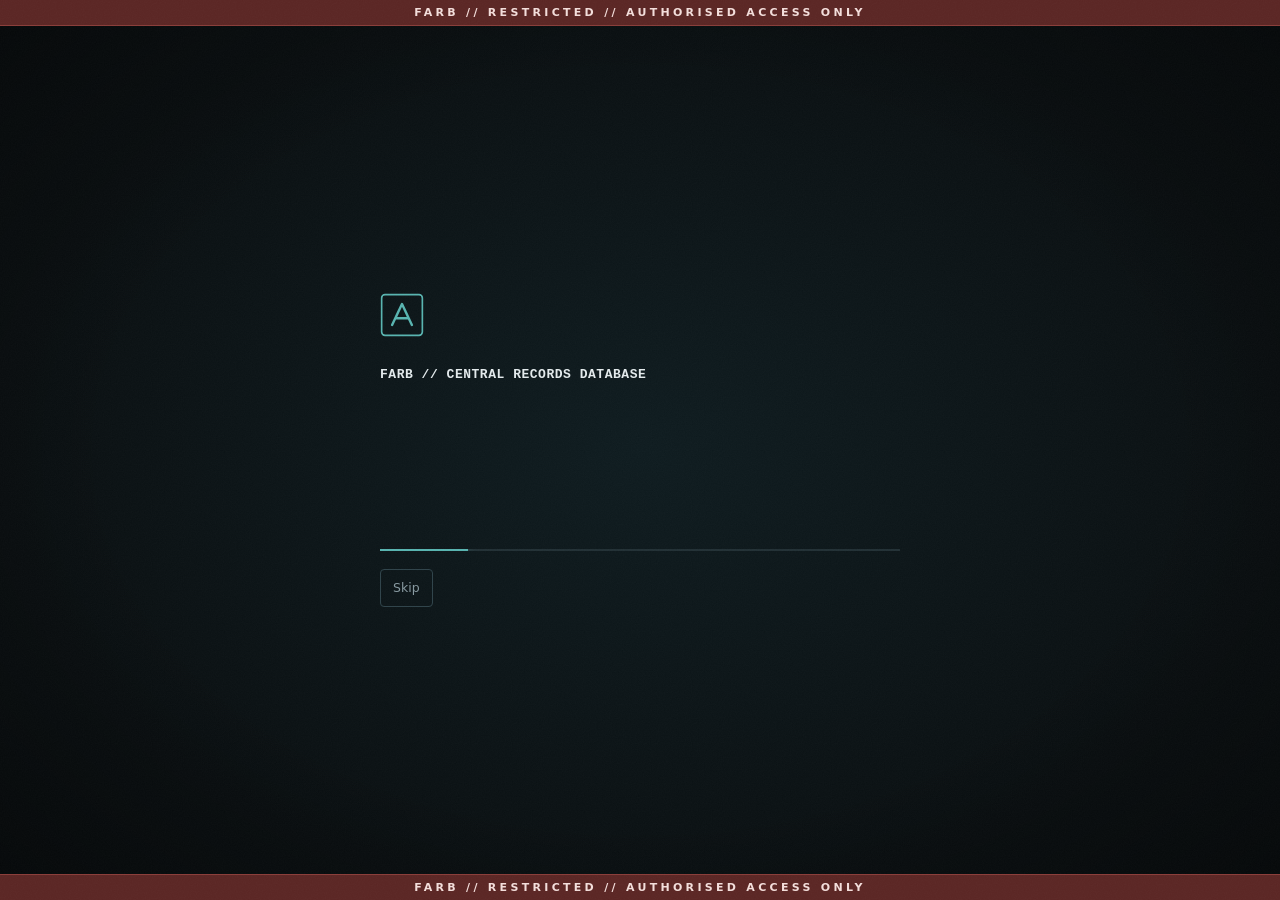
<file: index.html>
<!doctype html>
<html lang="en">
<head>
<meta charset="utf-8">
<meta name="viewport" content="width=device-width, initial-scale=1, viewport-fit=cover">
<meta name="theme-color" content="#0a0f11">
<meta name="description" content="ARCHIVAL — FARB Central Records Database.">
<title>ARCHIVAL — FARB Central Records</title>
<link rel="stylesheet" href="assets/css/archival.css">
<link rel="stylesheet" href="assets/css/archival-fx.css">
<script>
(function(){try{var d=document.documentElement,q=/[?&]boot\b/.test(location.search);
if((q||!sessionStorage.getItem('archival-boot'))&&!matchMedia('(prefers-reduced-motion: reduce)').matches){d.classList.add('booting');setTimeout(function(){d.classList.remove('booting')},15000);}}catch(e){}})();
</script>
</head>
<body>
<div class="cls-bar cls-top" role="note">FARB // RESTRICTED // AUTHORISED ACCESS ONLY</div>
<div class="cls-bar cls-bottom" aria-hidden="true">FARB // RESTRICTED // AUTHORISED ACCESS ONLY</div>
<svg width="0" height="0" style="position:absolute" aria-hidden="true" focusable="false"><defs>
<symbol id="i-mark" viewBox="0 0 40 40"><rect x="1.5" y="1.5" width="37" height="37" rx="3" fill="none" stroke="currentColor" stroke-width="1.5"/><path d="M11 29 20 10l9 19M14.5 23h11" fill="none" stroke="currentColor" stroke-width="2.2" stroke-linecap="round" stroke-linejoin="round"/></symbol>
<symbol id="i-archive" viewBox="0 0 24 24"><path d="M3 7h18v13H3z"/><path d="M3 7l2-4h14l2 4"/><path d="M10 12h4"/></symbol>
<symbol id="i-doc" viewBox="0 0 24 24"><path d="M6 3h8l4 4v14H6z"/><path d="M14 3v4h4"/><path d="M9 12h6M9 16h6"/></symbol>
<symbol id="i-audio" viewBox="0 0 24 24"><path d="M3 12h2M7.5 8v8M12 4.5v15M16.5 8v8M21 12h-2"/></symbol>
<symbol id="i-image" viewBox="0 0 24 24"><rect x="3" y="5" width="18" height="14" rx="1"/><circle cx="9" cy="10" r="1.6"/><path d="M3 17l5-4 4 3 3-2 6 4"/></symbol>
<symbol id="i-search" viewBox="0 0 24 24"><circle cx="11" cy="11" r="6"/><path d="M16 16l5 5"/></symbol>
<symbol id="i-open" viewBox="0 0 24 24"><path d="M9 5h10v10"/><path d="M19 5 8 16"/></symbol>
<symbol id="i-go" viewBox="0 0 24 24"><path d="M5 12h14M13 6l6 6-6 6"/></symbol>
</defs></svg>
<div class="boot" id="boot" role="status" aria-live="polite" aria-label="ARCHIVAL is starting">
<div class="boot-inner">
<svg class="boot-mark" aria-hidden="true"><use href="#i-mark"/></svg>
<div class="boot-log" id="bootLog"></div>
<div class="boot-bar" aria-hidden="true"><span id="bootBar"></span></div>
<button class="boot-skip" id="bootSkip" type="button">Skip</button>
</div>
</div>
<div class="shell">
<aside class="rail">
<a class="brand" href="./" aria-label="ARCHIVAL home">
<svg class="brand-mark" aria-hidden="true"><use href="#i-mark"/></svg>
<span><span class="brand-name">ARCHIVAL</span><span class="brand-sub" style="display:block">FARB // CENTRAL RECORDS DATABASE</span></span>
</a>
<nav class="nav" aria-label="Archive collections">
<p class="nav-label">Collections</p>
<a href="./" aria-current="page"><svg class="icon" aria-hidden="true"><use href="#i-archive"/></svg><span>Central archive</span><span></span></a>
<a href="documents/"><svg class="icon" aria-hidden="true"><use href="#i-doc"/></svg><span>Written records</span><span class="code">DOC-001</span></a>
<a href="audio/"><svg class="icon" aria-hidden="true"><use href="#i-audio"/></svg><span>Audio transmissions</span><span class="code">AUD-001</span></a>
<a href="visual/"><svg class="icon" aria-hidden="true"><use href="#i-image"/></svg><span>Visual evidence</span><span class="code">VIS-001</span></a>
</nav>
<div class="rail-foot">
<div class="chip" data-archid-chip><span class="dot"></span><span><span data-archid-label>Connecting</span><small>ARCHID device identity</small></span></div>
</div>
</aside>
<div class="stage">
<div class="banner"><span class="hide-sm">FARB records division</span><span class="status"><span class="dot"></span>ARCHIVE SYSTEM ONLINE</span></div>
<main class="main home" id="main">
<nav class="crumbs" aria-label="Breadcrumb"><span aria-current="page">Central archive</span></nav>

<div class="hero">
<img class="seal" src="assets/img/seal.svg" alt="" width="176" height="176">
<div class="hero-copy">
<div class="record-no">FARB records division / index 001</div>
<h1>Central Archive</h1>
<p class="lede">A central index of recovered records, internal documentation and unresolved material. Select a directory to review the records currently catalogued within it.</p>
</div>
</div>
<dl class="control home-control">
<div><dt>Database status</dt><dd class="ok">OPERATIONAL</dd></div>
<div><dt>Directory revision</dt><dd>001</dd></div>
<div><dt>Directory access</dt><dd>Public directory</dd></div>
</dl>
<div class="section-head"><h2>Record collections</h2><span class="note">Select a record format</span></div>

<div class="folders">
<a class="folder" href="documents/">
<span class="f-top"><svg class="icon f-icon" aria-hidden="true"><use href="#i-doc"/></svg><span class="f-code">DOC-001</span></span>
<span><span class="f-name">Written Records</span><span class="f-desc" style="display:block">Reports, memos, files</span></span>
<span class="f-meta"><span><strong>8</strong> files catalogued</span><svg class="icon go" aria-hidden="true"><use href="#i-go"/></svg></span>
</a>
<a class="folder" href="audio/">
<span class="f-top"><svg class="icon f-icon" aria-hidden="true"><use href="#i-audio"/></svg><span class="f-code">AUD-001</span></span>
<span><span class="f-name">Audio Transmissions</span><span class="f-desc" style="display:block">Voice logs, signals, recordings</span></span>
<span class="f-meta"><span>No records yet</span><svg class="icon go" aria-hidden="true"><use href="#i-go"/></svg></span>
</a>
<a class="folder" href="visual/">
<span class="f-top"><svg class="icon f-icon" aria-hidden="true"><use href="#i-image"/></svg><span class="f-code">VIS-001</span></span>
<span><span class="f-name">Visual Evidence</span><span class="f-desc" style="display:block">Video, photographs, footage</span></span>
<span class="f-meta"><span>No records yet</span><svg class="icon go" aria-hidden="true"><use href="#i-go"/></svg></span>
</a>
</div>

</main>
<footer class="foot"><span>ARCHIVAL // FARB RECORDS DIVISION</span><span>UNAUTHORISED ALTERATION OF RECORDS IS PROHIBITED</span></footer>
</div>
</div>
<script src="./assets/js/archid.js"></script>
<script src="./assets/js/archival-boot.js"></script>
<script src="./assets/js/archival-fx.js"></script>
<script src="./assets/js/archival-ui.js"></script>
</body>
</html>
</file>
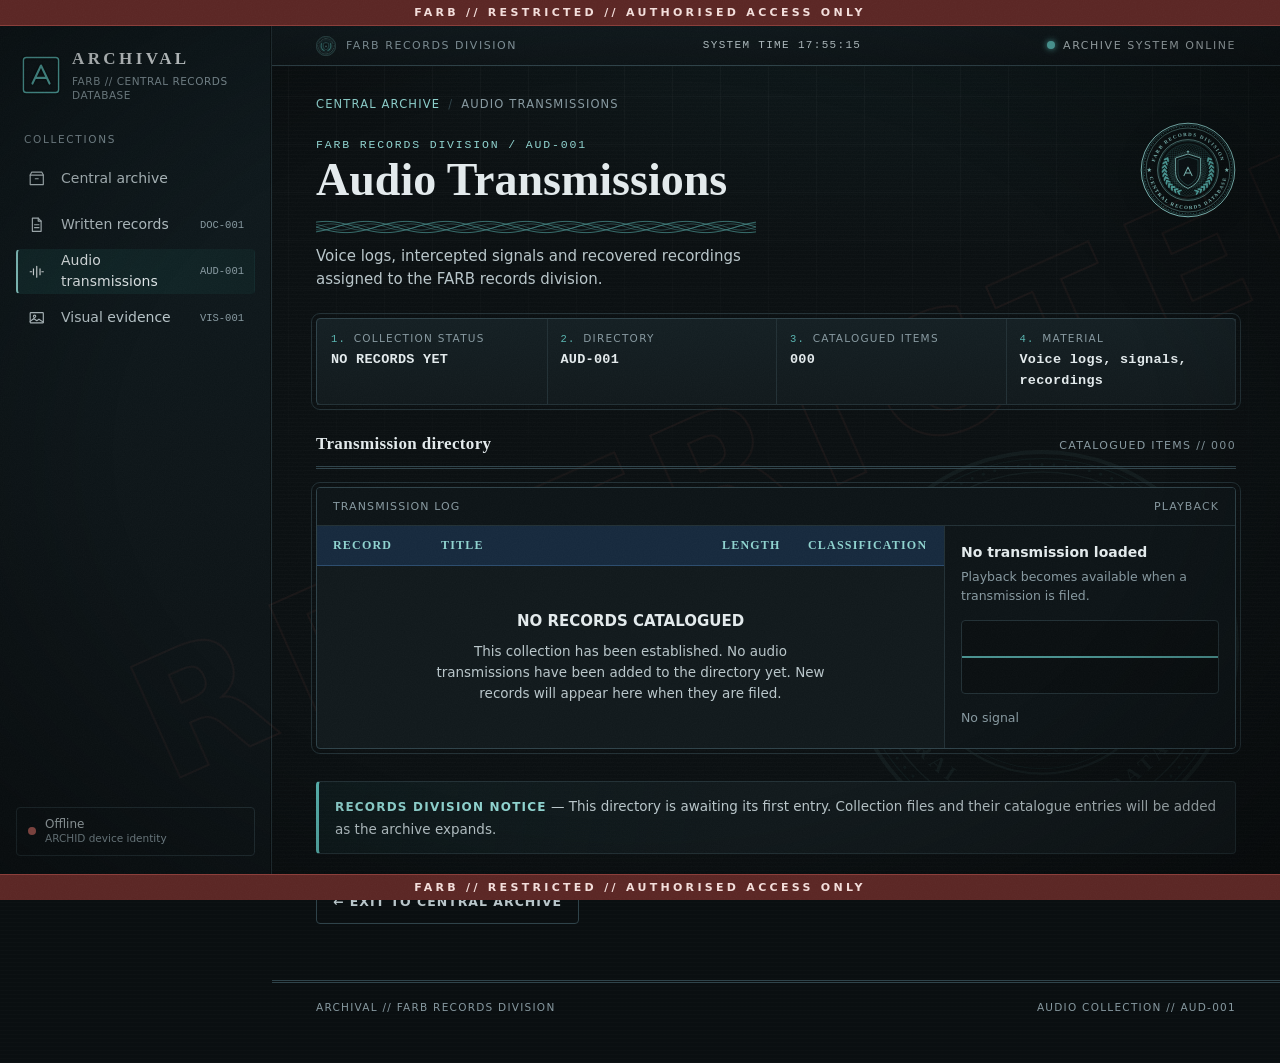
<file: audio/index.html>
<!doctype html>
<html lang="en">
<head>
<meta charset="utf-8">
<meta name="viewport" content="width=device-width, initial-scale=1, viewport-fit=cover">
<meta name="theme-color" content="#0a0f11">
<meta name="description" content="ARCHIVAL — Audio Transmissions.">
<title>Audio Transmissions — ARCHIVAL</title>
<link rel="stylesheet" href="../assets/css/archival.css">
<link rel="stylesheet" href="../assets/css/archival-fx.css">
</head>
<body>
<div class="cls-bar cls-top" role="note">FARB // RESTRICTED // AUTHORISED ACCESS ONLY</div>
<div class="cls-bar cls-bottom" aria-hidden="true">FARB // RESTRICTED // AUTHORISED ACCESS ONLY</div>
<svg width="0" height="0" style="position:absolute" aria-hidden="true" focusable="false"><defs>
<symbol id="i-mark" viewBox="0 0 40 40"><rect x="1.5" y="1.5" width="37" height="37" rx="3" fill="none" stroke="currentColor" stroke-width="1.5"/><path d="M11 29 20 10l9 19M14.5 23h11" fill="none" stroke="currentColor" stroke-width="2.2" stroke-linecap="round" stroke-linejoin="round"/></symbol>
<symbol id="i-archive" viewBox="0 0 24 24"><path d="M3 7h18v13H3z"/><path d="M3 7l2-4h14l2 4"/><path d="M10 12h4"/></symbol>
<symbol id="i-doc" viewBox="0 0 24 24"><path d="M6 3h8l4 4v14H6z"/><path d="M14 3v4h4"/><path d="M9 12h6M9 16h6"/></symbol>
<symbol id="i-audio" viewBox="0 0 24 24"><path d="M3 12h2M7.5 8v8M12 4.5v15M16.5 8v8M21 12h-2"/></symbol>
<symbol id="i-image" viewBox="0 0 24 24"><rect x="3" y="5" width="18" height="14" rx="1"/><circle cx="9" cy="10" r="1.6"/><path d="M3 17l5-4 4 3 3-2 6 4"/></symbol>
<symbol id="i-search" viewBox="0 0 24 24"><circle cx="11" cy="11" r="6"/><path d="M16 16l5 5"/></symbol>
<symbol id="i-open" viewBox="0 0 24 24"><path d="M9 5h10v10"/><path d="M19 5 8 16"/></symbol>
<symbol id="i-go" viewBox="0 0 24 24"><path d="M5 12h14M13 6l6 6-6 6"/></symbol>
</defs></svg>
<div class="shell">
<aside class="rail">
<a class="brand" href="../" aria-label="ARCHIVAL home">
<svg class="brand-mark" aria-hidden="true"><use href="#i-mark"/></svg>
<span><span class="brand-name">ARCHIVAL</span><span class="brand-sub" style="display:block">FARB // CENTRAL RECORDS DATABASE</span></span>
</a>
<nav class="nav" aria-label="Archive collections">
<p class="nav-label">Collections</p>
<a href="../"><svg class="icon" aria-hidden="true"><use href="#i-archive"/></svg><span>Central archive</span><span></span></a>
<a href="../documents/"><svg class="icon" aria-hidden="true"><use href="#i-doc"/></svg><span>Written records</span><span class="code">DOC-001</span></a>
<a href="../audio/" aria-current="page"><svg class="icon" aria-hidden="true"><use href="#i-audio"/></svg><span>Audio transmissions</span><span class="code">AUD-001</span></a>
<a href="../visual/"><svg class="icon" aria-hidden="true"><use href="#i-image"/></svg><span>Visual evidence</span><span class="code">VIS-001</span></a>
</nav>
<div class="rail-foot">
<div class="chip" data-archid-chip><span class="dot"></span><span><span data-archid-label>Connecting</span><small>ARCHID device identity</small></span></div>
</div>
</aside>
<div class="stage">
<div class="banner"><span class="hide-sm">FARB records division</span><span class="status"><span class="dot"></span>ARCHIVE SYSTEM ONLINE</span></div>
<main class="main" id="main">
<nav class="crumbs" aria-label="Breadcrumb"><a href="../">Central archive</a> <span class="sep" aria-hidden="true">/</span> <span aria-current="page">Audio transmissions</span></nav>

<div class="record-no">FARB records division / AUD-001</div>
<h1>Audio Transmissions</h1>
<p class="lede">Voice logs, intercepted signals and recovered recordings assigned to the FARB records division.</p>
<dl class="control">
<div><dt>Collection status</dt><dd id="audioStatus">NO RECORDS YET</dd></div>
<div><dt>Directory</dt><dd>AUD-001</dd></div>
<div><dt>Catalogued items</dt><dd id="audioCountCell">000</dd></div>
<div><dt>Material</dt><dd>Voice logs, signals, recordings</dd></div>
</dl>
<section aria-labelledby="records-title">
<div class="section-head"><h2 id="records-title">Transmission directory</h2><span class="note" id="audioCount">CATALOGUED ITEMS // 000</span></div>
<div class="deck">
<div class="deck-head"><span>Transmission log</span><span>Playback</span></div>
<div class="deck-body">
<div class="tx-list">
<div class="tx-cols" aria-hidden="true"><span>Record</span><span>Title</span><span>Length</span><span>Classification</span></div>
<div id="txRows" role="listbox" aria-label="Transmission log"></div>
<div class="tx-empty" id="txEmpty"><strong>NO RECORDS CATALOGUED</strong><p>This collection has been established. No audio transmissions have been added to the directory yet. New records will appear here when they are filed.</p></div>
</div>
<div class="player">
<div><p class="player-title" id="playerTitle">No transmission loaded</p><p class="player-sub" id="playerSub">Playback becomes available when a transmission is filed.</p></div>
<svg class="scope" viewBox="0 0 260 74" preserveAspectRatio="none" aria-hidden="true"><line class="base" x1="0" y1="37" x2="260" y2="37"/><path class="trace" id="scopeTrace" d="M0 37 H260"/></svg>
<audio id="audioEl" controls preload="none" hidden></audio>
<p class="player-state" id="playerState" aria-live="polite">No signal</p>
</div>
</div>
</div>
</section>
<div style="height:22px"></div>
<p class="notice"><strong>RECORDS DIVISION NOTICE</strong> — This directory is awaiting its first entry. Collection files and their catalogue entries will be added as the archive expands.</p>
<div class="btn-row"><a class="btn quiet" href="../" aria-label="Exit this collection and return to the central archive">← EXIT TO CENTRAL ARCHIVE</a></div>

</main>
<footer class="foot"><span>ARCHIVAL // FARB RECORDS DIVISION</span><span>AUDIO COLLECTION // AUD-001</span></footer>
</div>
</div>
<script src="../assets/js/archid.js"></script>
<script>
/* Filing a transmission: add an entry here. Leave the list empty to show the empty state.
   { id:"AUD-001-001", title:"…", src:"files/name.mp3", length:"03:12", recorded:"2019-04-02", classification:"RESTRICTED", summary:"…" } */
(() => {
 const TRANSMISSIONS = [];
 const rows = document.getElementById('txRows');
 const empty = document.getElementById('txEmpty');
 const audio = document.getElementById('audioEl');
 const title = document.getElementById('playerTitle');
 const sub = document.getElementById('playerSub');
 const state = document.getElementById('playerState');
 const pad = n => String(n).padStart(3, '0');
 function select(item, btn) {
  rows.querySelectorAll('[aria-selected="true"]').forEach(el => el.setAttribute('aria-selected', 'false'));
  btn.setAttribute('aria-selected', 'true');
  title.textContent = item.title;
  sub.textContent = [item.id, item.recorded, item.summary].filter(Boolean).join(' · ');
  audio.src = item.src; audio.hidden = false; state.textContent = 'Ready';
 }
 if (TRANSMISSIONS.length) {
  empty.hidden = true;
  TRANSMISSIONS.forEach(item => {
   const b = document.createElement('button');
   b.type = 'button'; b.className = 'tx-row'; b.setAttribute('role', 'option'); b.setAttribute('aria-selected', 'false');
   [['id', item.id], ['ttl', item.title], ['dur', item.length || ''], ['cls', item.classification || '']].forEach(([c, t]) => {
    const s = document.createElement('span'); s.className = c; s.textContent = t; b.appendChild(s);
   });
   b.addEventListener('click', () => select(item, b));
   rows.appendChild(b);
  });
  document.getElementById('audioCount').textContent = 'CATALOGUED ITEMS // ' + pad(TRANSMISSIONS.length);
  document.getElementById('audioCountCell').textContent = pad(TRANSMISSIONS.length);
  document.getElementById('audioStatus').textContent = TRANSMISSIONS.length + ' CATALOGUED';
  audio.addEventListener('play', () => state.textContent = 'Playing');
  audio.addEventListener('pause', () => state.textContent = 'Paused');
  audio.addEventListener('ended', () => state.textContent = 'Ended');
 }
})();
</script>
<script src="../assets/js/archival-fx.js"></script>
<script src="../assets/js/archival-ui.js"></script>
</body>
</html>
</file>
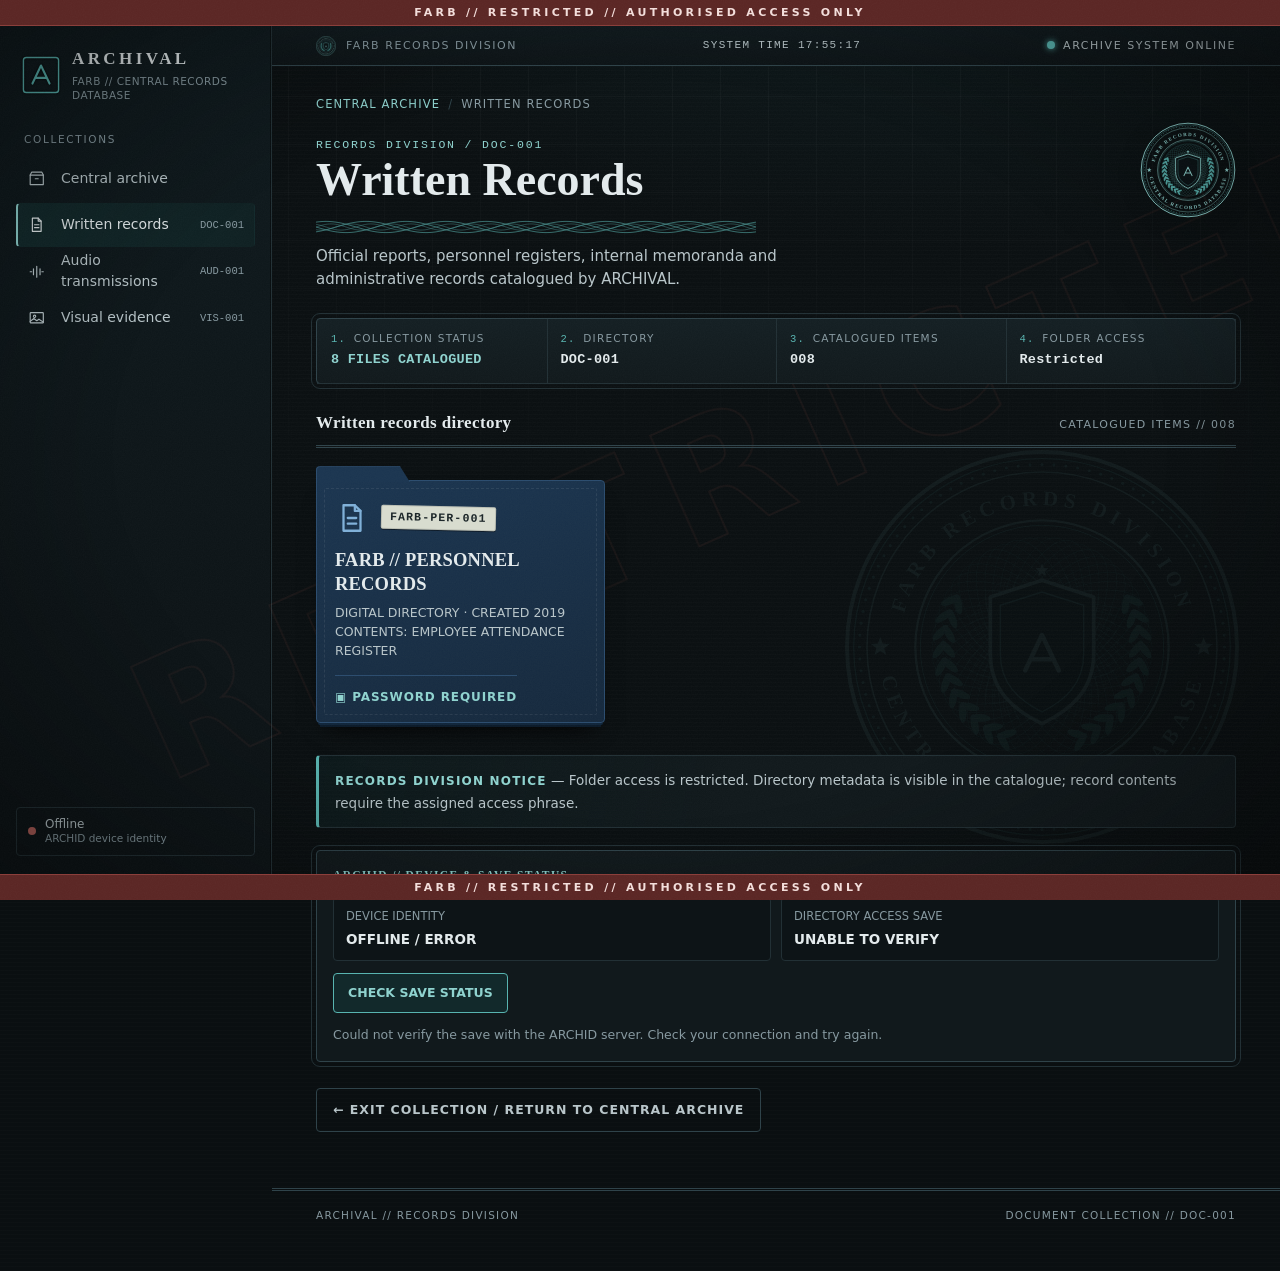
<file: documents/index.html>
<!doctype html>
<html lang="en">
<head>
<meta charset="utf-8">
<meta name="viewport" content="width=device-width, initial-scale=1, viewport-fit=cover">
<meta name="theme-color" content="#0a0f11">
<meta name="description" content="ARCHIVAL — Written Records directory.">
<title>Written Records — ARCHIVAL</title>
<link rel="stylesheet" href="../assets/css/archival.css">
<link rel="stylesheet" href="../assets/css/archival-fx.css">
</head>
<body>
<div class="cls-bar cls-top" role="note">FARB // RESTRICTED // AUTHORISED ACCESS ONLY</div>
<div class="cls-bar cls-bottom" aria-hidden="true">FARB // RESTRICTED // AUTHORISED ACCESS ONLY</div>
<svg width="0" height="0" style="position:absolute" aria-hidden="true" focusable="false"><defs>
<symbol id="i-mark" viewBox="0 0 40 40"><rect x="1.5" y="1.5" width="37" height="37" rx="3" fill="none" stroke="currentColor" stroke-width="1.5"/><path d="M11 29 20 10l9 19M14.5 23h11" fill="none" stroke="currentColor" stroke-width="2.2" stroke-linecap="round" stroke-linejoin="round"/></symbol>
<symbol id="i-archive" viewBox="0 0 24 24"><path d="M3 7h18v13H3z"/><path d="M3 7l2-4h14l2 4"/><path d="M10 12h4"/></symbol>
<symbol id="i-doc" viewBox="0 0 24 24"><path d="M6 3h8l4 4v14H6z"/><path d="M14 3v4h4"/><path d="M9 12h6M9 16h6"/></symbol>
<symbol id="i-audio" viewBox="0 0 24 24"><path d="M3 12h2M7.5 8v8M12 4.5v15M16.5 8v8M21 12h-2"/></symbol>
<symbol id="i-image" viewBox="0 0 24 24"><rect x="3" y="5" width="18" height="14" rx="1"/><circle cx="9" cy="10" r="1.6"/><path d="M3 17l5-4 4 3 3-2 6 4"/></symbol>
<symbol id="i-search" viewBox="0 0 24 24"><circle cx="11" cy="11" r="6"/><path d="M16 16l5 5"/></symbol>
<symbol id="i-open" viewBox="0 0 24 24"><path d="M9 5h10v10"/><path d="M19 5 8 16"/></symbol>
<symbol id="i-go" viewBox="0 0 24 24"><path d="M5 12h14M13 6l6 6-6 6"/></symbol>
</defs></svg>
<div class="shell">
<aside class="rail">
<a class="brand" href="../" aria-label="ARCHIVAL home">
<svg class="brand-mark" aria-hidden="true"><use href="#i-mark"/></svg>
<span><span class="brand-name">ARCHIVAL</span><span class="brand-sub" style="display:block">FARB // CENTRAL RECORDS DATABASE</span></span>
</a>
<nav class="nav" aria-label="Archive collections">
<p class="nav-label">Collections</p>
<a href="../"><svg class="icon" aria-hidden="true"><use href="#i-archive"/></svg><span>Central archive</span><span></span></a>
<a href="../documents/" aria-current="page"><svg class="icon" aria-hidden="true"><use href="#i-doc"/></svg><span>Written records</span><span class="code">DOC-001</span></a>
<a href="../audio/"><svg class="icon" aria-hidden="true"><use href="#i-audio"/></svg><span>Audio transmissions</span><span class="code">AUD-001</span></a>
<a href="../visual/"><svg class="icon" aria-hidden="true"><use href="#i-image"/></svg><span>Visual evidence</span><span class="code">VIS-001</span></a>
</nav>
<div class="rail-foot">
<div class="chip" data-archid-chip><span class="dot"></span><span><span data-archid-label>Connecting</span><small>ARCHID device identity</small></span></div>
</div>
</aside>
<div class="stage">
<div class="banner"><span class="hide-sm">FARB records division</span><span class="status"><span class="dot"></span>ARCHIVE SYSTEM ONLINE</span></div>
<main class="main" id="main">
<nav class="crumbs" aria-label="Breadcrumb"><a href="../">Central archive</a> <span class="sep" aria-hidden="true">/</span> <span aria-current="page">Written records</span></nav>

<div class="record-no">Records division / DOC-001</div>
<h1>Written Records</h1>
<p class="lede">Official reports, personnel registers, internal memoranda and administrative records catalogued by ARCHIVAL.</p>
<dl class="control">
<div><dt>Collection status</dt><dd class="ok">8 FILES CATALOGUED</dd></div>
<div><dt>Directory</dt><dd>DOC-001</dd></div>
<div><dt>Catalogued items</dt><dd>008</dd></div>
<div><dt>Folder access</dt><dd class="alert">Restricted</dd></div>
</dl>
<section aria-labelledby="records-title">
<div class="section-head"><h2 id="records-title">Written records directory</h2><span class="note">CATALOGUED ITEMS // 008</span></div>
<div class="folders">
<button class="folder" type="button" id="openFolder" aria-haspopup="dialog" aria-controls="folderDialog">
<span class="f-top"><svg class="icon f-icon" aria-hidden="true"><use href="#i-doc"/></svg><span class="f-code">FARB-PER-001</span></span>
<span><span class="f-name">FARB // PERSONNEL RECORDS</span><span class="folder-card-detail" style="display:block">DIGITAL DIRECTORY · CREATED 2019<br>CONTENTS: EMPLOYEE ATTENDANCE REGISTER</span></span>
<span class="f-meta"><span class="folder-lock">▣ PASSWORD REQUIRED</span></span>
</button>
</div>
</section>
<div style="height:22px"></div>
<p class="notice"><strong>RECORDS DIVISION NOTICE</strong> — Folder access is restricted. Directory metadata is visible in the catalogue; record contents require the assigned access phrase.</p>
<section class="panel" aria-label="Device identity and save status">
<h2 class="panel-title">ARCHID // DEVICE &amp; SAVE STATUS</h2>
<div class="archid-grid">
<div class="archid-item"><span>DEVICE IDENTITY</span><strong id="archidConnection">CHECKING…</strong></div>
<div class="archid-item"><span>DIRECTORY ACCESS SAVE</span><strong id="archidSaveStatus">NOT CHECKED</strong></div>
</div>
<button class="archid-check" id="archidCheckButton" type="button">CHECK SAVE STATUS</button>
<p class="archid-note" id="archidStatusNote" aria-live="polite">Checking whether this browser is connected to an ARCHID profile. This does not display your private device token.</p>
</section>
<div class="btn-row"><a class="btn quiet" href="../">← EXIT COLLECTION / RETURN TO CENTRAL ARCHIVE</a></div>

<div class="overlay" id="folderDialog" role="dialog" aria-modal="true" aria-labelledby="dialogTitle">
<div class="dialog">
<div class="dialog-head"><span class="dialog-label" id="dialogTitle">DIRECTORY ACCESS // FARB-PER-001</span><button class="close" id="closeDialog" type="button" aria-label="Close">×</button></div>
<div class="dialog-body">
<div class="stamp block">TOP SECRET // RESTRICTED ACCESS</div>
<div class="meta-grid">
<div class="meta-cell"><span>DIRECTORY NAME</span><strong>FARB // PERSONNEL RECORDS</strong></div>
<div class="meta-cell"><span>DATE CREATED</span><strong>2019</strong></div>
<div class="meta-cell"><span>RECORD SERIES</span><strong>PERSONNEL / ATTENDANCE</strong></div>
<div class="meta-cell"><span>ACCESS STATUS</span><strong id="accessStatus">LOCKED</strong></div>
</div>
<div id="lockedPanel">
<label class="field" for="folderPassword">ENTER DIRECTORY ACCESS CODE</label>
<div class="password-row"><input id="folderPassword" type="text" inputmode="numeric" pattern="[0-9]*" maxlength="4" autocomplete="off" autocapitalize="off" spellcheck="false" placeholder="Enter access code" aria-label="Directory access code"><button class="btn" id="unlockButton" type="button">UNLOCK DIRECTORY</button></div>
<p class="feedback" id="feedback" aria-live="polite"></p>
</div>
<div class="unlocked" id="unlockedPanel">
<div class="list-tools"><span class="heading">DIRECTORY CONTENTS</span><label class="search grow" for="fileFilter"><svg class="icon" aria-hidden="true"><use href="#i-search"/></svg><span class="sr-only">Filter files</span><input id="fileFilter" type="search" placeholder="Filter by year or title" autocomplete="off"></label><span class="heading" id="fileCount">8 FILES INDEXED</span></div>
<ul class="file-list" id="fileList">
<li><a class="file-row" href="2019.html" aria-label="Open the 2019 employee attendance register list"><svg class="icon" aria-hidden="true"><use href="#i-doc"/></svg><div><div class="file-title">FARB-2019-001 // EMPLOYEE ATTENDANCE REGISTER</div><div class="file-details">CREATED: 2019 · PERSONNEL RECORD · 50 EMPLOYEES</div></div><span class="file-status">OPEN ↗</span></a></li>
<li><a class="file-row" href="2020.html" aria-label="Open the 2020 personnel directory list"><svg class="icon" aria-hidden="true"><use href="#i-doc"/></svg><div><div class="file-title">FARB-2020-002 // PERSONNEL DIRECTORY</div><div class="file-details">CREATED: 2020 · PERSONNEL RECORD · 100 EMPLOYEES</div></div><span class="file-status">OPEN ↗</span></a></li>
<li><a class="file-row" href="2021.html" aria-label="Open the 2021 personnel register list"><svg class="icon" aria-hidden="true"><use href="#i-doc"/></svg><div><div class="file-title">FARB-2021-003 // DEPARTMENT ASSIGNMENTS</div><div class="file-details">CREATED: 2021 · PERSONNEL RECORD · 250 EMPLOYEES</div></div><span class="file-status">OPEN ↗</span></a></li>
<li><a class="file-row" href="2022.html" aria-label="Open the 2022 personnel register list"><svg class="icon" aria-hidden="true"><use href="#i-doc"/></svg><div><div class="file-title">FARB-2022-004 // ACCESS AND CLEARANCE LOG</div><div class="file-details">CREATED: 2022 · PERSONNEL RECORD · 500 EMPLOYEES</div></div><span class="file-status">OPEN ↗</span></a></li>
<li><a class="file-row" href="2023.html" aria-label="Open the 2023 personnel register"><svg class="icon" aria-hidden="true"><use href="#i-doc"/></svg><div><div class="file-title">FARB-2023-005 // PERSONNEL EXPANSION REGISTER</div><div class="file-details">CREATED: 2023 · PERSONNEL RECORD · 4,000 EMPLOYEES</div></div><span class="file-status">OPEN ↗</span></a></li>
<li><a class="file-row" href="2024.html" aria-label="Open the 2024 personnel register"><svg class="icon" aria-hidden="true"><use href="#i-doc"/></svg><div><div class="file-title">FARB-2024-006 // PERSONNEL EXPANSION REGISTER</div><div class="file-details">CREATED: 2024 · PERSONNEL RECORD · 12,000 EMPLOYEES</div></div><span class="file-status">OPEN ↗</span></a></li>
<li><a class="file-row" href="2025.html" aria-label="Open the 2025 personnel register"><svg class="icon" aria-hidden="true"><use href="#i-doc"/></svg><div><div class="file-title">FARB-2025-007 // PERSONNEL EXPANSION REGISTER</div><div class="file-details">CREATED: 2025 · PERSONNEL RECORD · 29,000 EMPLOYEES</div></div><span class="file-status">OPEN ↗</span></a></li>
<li><a class="file-row" href="2026.html" aria-label="Open the 2026 personnel register"><svg class="icon" aria-hidden="true"><use href="#i-doc"/></svg><div><div class="file-title">FARB-2026-008 // PERSONNEL ESTABLISHMENT REGISTER</div><div class="file-details">CREATED: 2026 · PERSONNEL RECORD · 35,000 EMPLOYEES</div></div><span class="file-status">OPEN ↗</span></a></li>
</ul>
<p class="no-match" id="noMatch" hidden>No files match that filter.</p>
</div>
</div>
</div>
</div>

</main>
<footer class="foot"><span>ARCHIVAL // RECORDS DIVISION</span><span>DOCUMENT COLLECTION // DOC-001</span></footer>
</div>
</div>
<script src="../assets/js/archid.js"></script>
<script>
(() => {
 const overlay=document.getElementById('folderDialog');
 const open=document.getElementById('openFolder');
 const close=document.getElementById('closeDialog');
 const input=document.getElementById('folderPassword');
 const unlock=document.getElementById('unlockButton');
 const feedback=document.getElementById('feedback');
 const locked=document.getElementById('lockedPanel');
 const unlocked=document.getElementById('unlockedPanel');
 const status=document.getElementById('accessStatus');
 const identityStatus=document.getElementById('archidConnection');
 const saveStatus=document.getElementById('archidSaveStatus');
 const statusNote=document.getElementById('archidStatusNote');
 const checkStatusButton=document.getElementById('archidCheckButton');
 let accessGranted=false;
 function applyUnlocked(){
  accessGranted=true;
  locked.style.display='none';
  unlocked.classList.add('visible');
  status.textContent='ACCESS GRANTED';
  const lockLabel=open.querySelector('.folder-lock');
  if(lockLabel)lockLabel.textContent='▣ ACCESS GRANTED';
 }
 async function refreshArchidStatus(){
  if(!window.ARCHID){
   identityStatus.textContent='NOT AVAILABLE';
   saveStatus.textContent='CANNOT CHECK';
   statusNote.textContent='ARCHID script did not load. The directory can still be used, but its access cannot be saved to a profile.';
   return;
  }
  identityStatus.textContent='CONNECTING…';
  saveStatus.textContent='CHECKING…';
  try{
   await window.ARCHID.ready;
   if(window.ARCHID.state!=='ready')throw new Error('Device identity is not connected.');
   identityStatus.textContent='CONNECTED';
   const progress=await window.ARCHID.getProgress();
   const saved=progress&&progress['written-records:personnel-directory'];
   if(saved&&saved.unlocked===true){
    saveStatus.textContent='SAVED ✓';
    statusNote.textContent='This ARCHID profile has the directory unlock saved. It should restore automatically on this browser and on any paired device.';
    applyUnlocked();
   }else{
    saveStatus.textContent='NOT SAVED';
    statusNote.textContent='This profile is connected, but no directory unlock is saved yet. Enter the access code once to save it.';
   }
  }catch(error){
   identityStatus.textContent='OFFLINE / ERROR';
   saveStatus.textContent='UNABLE TO VERIFY';
   statusNote.textContent='Could not verify the save with the ARCHID server. Check your connection and try again.';
   console.warn('[ARCHID] Status check failed:',error);
  }
 }
 async function restoreAccess(){
  if(!window.ARCHID)return false;
  try{
   await window.ARCHID.ready;
   const progress=await window.ARCHID.getProgress();
   const saved=progress&&progress['written-records:personnel-directory'];
   if(saved&&saved.unlocked===true){applyUnlocked();return true;}
  }catch(error){
   console.warn('[ARCHIVAL] Could not restore saved directory access.',error);
  }
  return false;
 }
 async function show(){
  overlay.classList.add('open');
  feedback.textContent='';
  if(!accessGranted){
   const restored=await restoreAccess();
   if(!restored)input.focus();
  }
  if(accessGranted)close.focus();
 }
 function hide(){overlay.classList.remove('open');feedback.textContent='';open.focus()}
 async function check(){
  if(input.value==='2019'){
   applyUnlocked();
   input.value='';
   if(window.ARCHID){
    try{
     await window.ARCHID.saveProgress('written-records:personnel-directory',{unlocked:true});
     feedback.textContent='ACCESS SAVED TO ARCHID PROFILE';
     feedback.style.color='var(--cyan)';
    }catch(error){
     console.warn('[ARCHID] Progress could not be saved.',error);
     feedback.textContent='ACCESS GRANTED, BUT PROFILE SAVE FAILED — CHECK CONNECTION';
     feedback.style.color='var(--red)';
    }
   }else{
    feedback.textContent='ACCESS GRANTED — DEVICE IDENTITY UNAVAILABLE';
    feedback.style.color='var(--red)';
   }
  }else{
   feedback.textContent='ACCESS DENIED — INVALID PASSWORD';
   feedback.style.color='var(--red)';
   input.select();
  }
 }
 checkStatusButton.addEventListener('click',refreshArchidStatus);
 open.addEventListener('click',show);
 close.addEventListener('click',hide);
 unlock.addEventListener('click',check);
 input.addEventListener('keydown',e=>{if(e.key==='Enter')check();if(e.key==='Escape')hide()});
 overlay.addEventListener('click',e=>{if(e.target===overlay)hide()});
 document.addEventListener('keydown',e=>{if(e.key==='Escape'&&overlay.classList.contains('open'))hide()});
 window.addEventListener('archid-state',()=>{if(window.ARCHID&&window.ARCHID.state==='ready')restoreAccess()});
 if(window.ARCHID){restoreAccess();refreshArchidStatus();}
})();
</script>
<script>
(() => {
 const input=document.getElementById('fileFilter');
 const items=Array.from(document.querySelectorAll('#fileList li'));
 const count=document.getElementById('fileCount');
 const none=document.getElementById('noMatch');
 if(!input)return;
 input.addEventListener('input',()=>{
  const term=input.value.trim().toLocaleLowerCase();
  let shown=0;
  items.forEach(li=>{const hit=li.textContent.toLocaleLowerCase().includes(term);li.hidden=!hit;if(hit)shown++;});
  count.textContent=term?shown+' OF '+items.length+' FILES':items.length+' FILES INDEXED';
  none.hidden=shown>0;
 });
})();
</script>
<script src="../assets/js/archival-fx.js"></script>
<script src="../assets/js/archival-ui.js"></script>
</body>
</html>
</file>
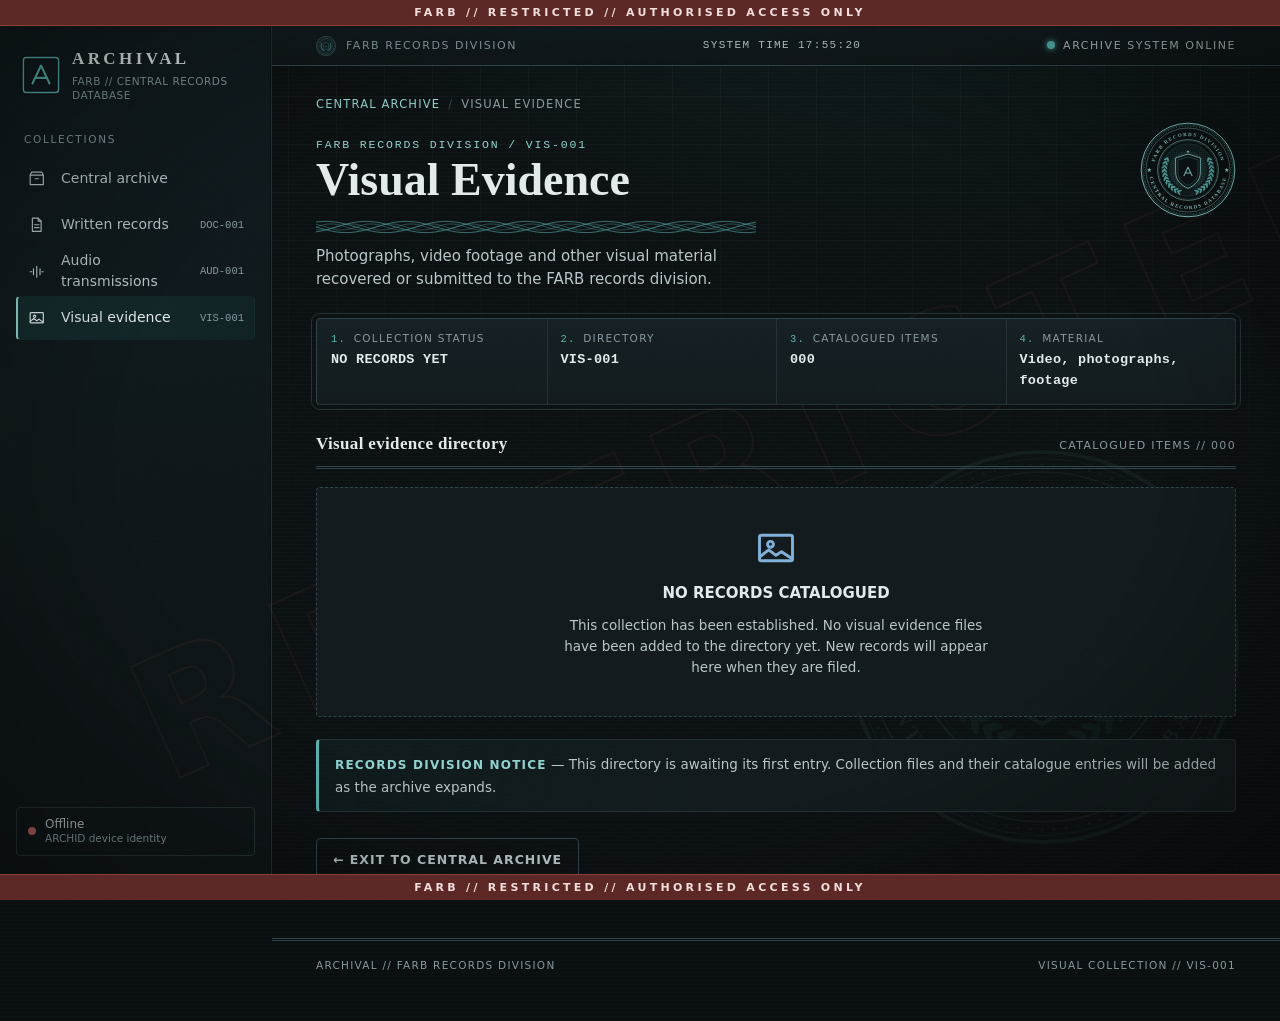
<file: visual/index.html>
<!doctype html>
<html lang="en">
<head>
<meta charset="utf-8">
<meta name="viewport" content="width=device-width, initial-scale=1, viewport-fit=cover">
<meta name="theme-color" content="#0a0f11">
<meta name="description" content="ARCHIVAL — Visual Evidence.">
<title>Visual Evidence — ARCHIVAL</title>
<link rel="stylesheet" href="../assets/css/archival.css">
<link rel="stylesheet" href="../assets/css/archival-fx.css">
</head>
<body>
<div class="cls-bar cls-top" role="note">FARB // RESTRICTED // AUTHORISED ACCESS ONLY</div>
<div class="cls-bar cls-bottom" aria-hidden="true">FARB // RESTRICTED // AUTHORISED ACCESS ONLY</div>
<svg width="0" height="0" style="position:absolute" aria-hidden="true" focusable="false"><defs>
<symbol id="i-mark" viewBox="0 0 40 40"><rect x="1.5" y="1.5" width="37" height="37" rx="3" fill="none" stroke="currentColor" stroke-width="1.5"/><path d="M11 29 20 10l9 19M14.5 23h11" fill="none" stroke="currentColor" stroke-width="2.2" stroke-linecap="round" stroke-linejoin="round"/></symbol>
<symbol id="i-archive" viewBox="0 0 24 24"><path d="M3 7h18v13H3z"/><path d="M3 7l2-4h14l2 4"/><path d="M10 12h4"/></symbol>
<symbol id="i-doc" viewBox="0 0 24 24"><path d="M6 3h8l4 4v14H6z"/><path d="M14 3v4h4"/><path d="M9 12h6M9 16h6"/></symbol>
<symbol id="i-audio" viewBox="0 0 24 24"><path d="M3 12h2M7.5 8v8M12 4.5v15M16.5 8v8M21 12h-2"/></symbol>
<symbol id="i-image" viewBox="0 0 24 24"><rect x="3" y="5" width="18" height="14" rx="1"/><circle cx="9" cy="10" r="1.6"/><path d="M3 17l5-4 4 3 3-2 6 4"/></symbol>
<symbol id="i-search" viewBox="0 0 24 24"><circle cx="11" cy="11" r="6"/><path d="M16 16l5 5"/></symbol>
<symbol id="i-open" viewBox="0 0 24 24"><path d="M9 5h10v10"/><path d="M19 5 8 16"/></symbol>
<symbol id="i-go" viewBox="0 0 24 24"><path d="M5 12h14M13 6l6 6-6 6"/></symbol>
</defs></svg>
<div class="shell">
<aside class="rail">
<a class="brand" href="../" aria-label="ARCHIVAL home">
<svg class="brand-mark" aria-hidden="true"><use href="#i-mark"/></svg>
<span><span class="brand-name">ARCHIVAL</span><span class="brand-sub" style="display:block">FARB // CENTRAL RECORDS DATABASE</span></span>
</a>
<nav class="nav" aria-label="Archive collections">
<p class="nav-label">Collections</p>
<a href="../"><svg class="icon" aria-hidden="true"><use href="#i-archive"/></svg><span>Central archive</span><span></span></a>
<a href="../documents/"><svg class="icon" aria-hidden="true"><use href="#i-doc"/></svg><span>Written records</span><span class="code">DOC-001</span></a>
<a href="../audio/"><svg class="icon" aria-hidden="true"><use href="#i-audio"/></svg><span>Audio transmissions</span><span class="code">AUD-001</span></a>
<a href="../visual/" aria-current="page"><svg class="icon" aria-hidden="true"><use href="#i-image"/></svg><span>Visual evidence</span><span class="code">VIS-001</span></a>
</nav>
<div class="rail-foot">
<div class="chip" data-archid-chip><span class="dot"></span><span><span data-archid-label>Connecting</span><small>ARCHID device identity</small></span></div>
</div>
</aside>
<div class="stage">
<div class="banner"><span class="hide-sm">FARB records division</span><span class="status"><span class="dot"></span>ARCHIVE SYSTEM ONLINE</span></div>
<main class="main" id="main">
<nav class="crumbs" aria-label="Breadcrumb"><a href="../">Central archive</a> <span class="sep" aria-hidden="true">/</span> <span aria-current="page">Visual evidence</span></nav>

<div class="record-no">FARB records division / VIS-001</div>
<h1>Visual Evidence</h1>
<p class="lede">Photographs, video footage and other visual material recovered or submitted to the FARB records division.</p>
<dl class="control">
<div><dt>Collection status</dt><dd id="visStatus">NO RECORDS YET</dd></div>
<div><dt>Directory</dt><dd>VIS-001</dd></div>
<div><dt>Catalogued items</dt><dd id="visCountCell">000</dd></div>
<div><dt>Material</dt><dd>Video, photographs, footage</dd></div>
</dl>
<section aria-labelledby="records-title">
<div class="section-head"><h2 id="records-title">Visual evidence directory</h2><span class="note" id="visCount">CATALOGUED ITEMS // 000</span></div>
<div class="evidence-grid" id="evGrid"></div>
<div class="viewer-empty" id="evEmpty"><svg class="icon" aria-hidden="true"><use href="#i-image"/></svg><strong>NO RECORDS CATALOGUED</strong><p>This collection has been established. No visual evidence files have been added to the directory yet. New records will appear here when they are filed.</p></div>
</section>
<div style="height:22px"></div>
<p class="notice"><strong>RECORDS DIVISION NOTICE</strong> — This directory is awaiting its first entry. Collection files and their catalogue entries will be added as the archive expands.</p>
<div class="btn-row"><a class="btn quiet" href="../" aria-label="Exit this collection and return to the central archive">← EXIT TO CENTRAL ARCHIVE</a></div>

<div class="overlay lightbox" id="lightbox" role="dialog" aria-modal="true" aria-labelledby="lbTitle">
<div class="dialog">
<div class="dialog-head"><span class="dialog-label" id="lbId">EVIDENCE</span><button class="close" id="lbClose" type="button" aria-label="Close viewer">×</button></div>
<div id="lbMedia"></div>
<div class="caption"><strong id="lbTitle"></strong><span id="lbMeta"></span></div>
</div>
</div>

</main>
<footer class="foot"><span>ARCHIVAL // FARB RECORDS DIVISION</span><span>VISUAL COLLECTION // VIS-001</span></footer>
</div>
</div>
<script src="../assets/js/archid.js"></script>
<script>
/* Filing evidence: add an entry here. Leave the list empty to show the empty state.
   { id:"VIS-001-001", title:"…", type:"image" | "video", src:"files/name.jpg", poster:"files/thumb.jpg",
     recorded:"2019-04-02", classification:"RESTRICTED", summary:"…" } */
(() => {
 const EVIDENCE = [];
 const grid = document.getElementById('evGrid');
 const empty = document.getElementById('evEmpty');
 const box = document.getElementById('lightbox');
 const media = document.getElementById('lbMedia');
 const pad = n => String(n).padStart(3, '0');
 let opener = null;
 function close() { box.classList.remove('open'); media.textContent = ''; if (opener) opener.focus(); }
 function open(item, trigger) {
  opener = trigger;
  media.textContent = '';
  const el = document.createElement(item.type === 'video' ? 'video' : 'img');
  el.className = 'stage-media'; el.src = item.src;
  if (item.type === 'video') { el.controls = true; if (item.poster) el.poster = item.poster; } else { el.alt = item.title; }
  media.appendChild(el);
  document.getElementById('lbId').textContent = item.id;
  document.getElementById('lbTitle').textContent = item.title;
  document.getElementById('lbMeta').textContent = [item.recorded, item.classification, item.summary].filter(Boolean).join(' · ');
  box.classList.add('open');
  document.getElementById('lbClose').focus();
 }
 document.getElementById('lbClose').addEventListener('click', close);
 box.addEventListener('click', e => { if (e.target === box) close(); });
 document.addEventListener('keydown', e => { if (e.key === 'Escape' && box.classList.contains('open')) close(); });
 if (EVIDENCE.length) {
  empty.hidden = true;
  EVIDENCE.forEach(item => {
   const b = document.createElement('button');
   b.type = 'button'; b.className = 'ev-card';
   const thumb = document.createElement(item.type === 'video' && !item.poster ? 'span' : 'img');
   thumb.className = 'ev-thumb';
   if (thumb.tagName === 'IMG') { thumb.src = item.poster || item.src; thumb.alt = ''; thumb.loading = 'lazy'; }
   const body = document.createElement('span'); body.className = 'ev-body';
   [['id', item.id], ['t', item.title], ['m', [item.recorded, item.classification].filter(Boolean).join(' · ')]].forEach(([c, t]) => {
    const s = document.createElement('span'); s.className = c; s.textContent = t; body.appendChild(s);
   });
   b.append(thumb, body);
   b.addEventListener('click', () => open(item, b));
   grid.appendChild(b);
  });
  document.getElementById('visCount').textContent = 'CATALOGUED ITEMS // ' + pad(EVIDENCE.length);
  document.getElementById('visCountCell').textContent = pad(EVIDENCE.length);
  document.getElementById('visStatus').textContent = EVIDENCE.length + ' CATALOGUED';
 }
})();
</script>
<script src="../assets/js/archival-fx.js"></script>
<script src="../assets/js/archival-ui.js"></script>
</body>
</html>
</file>
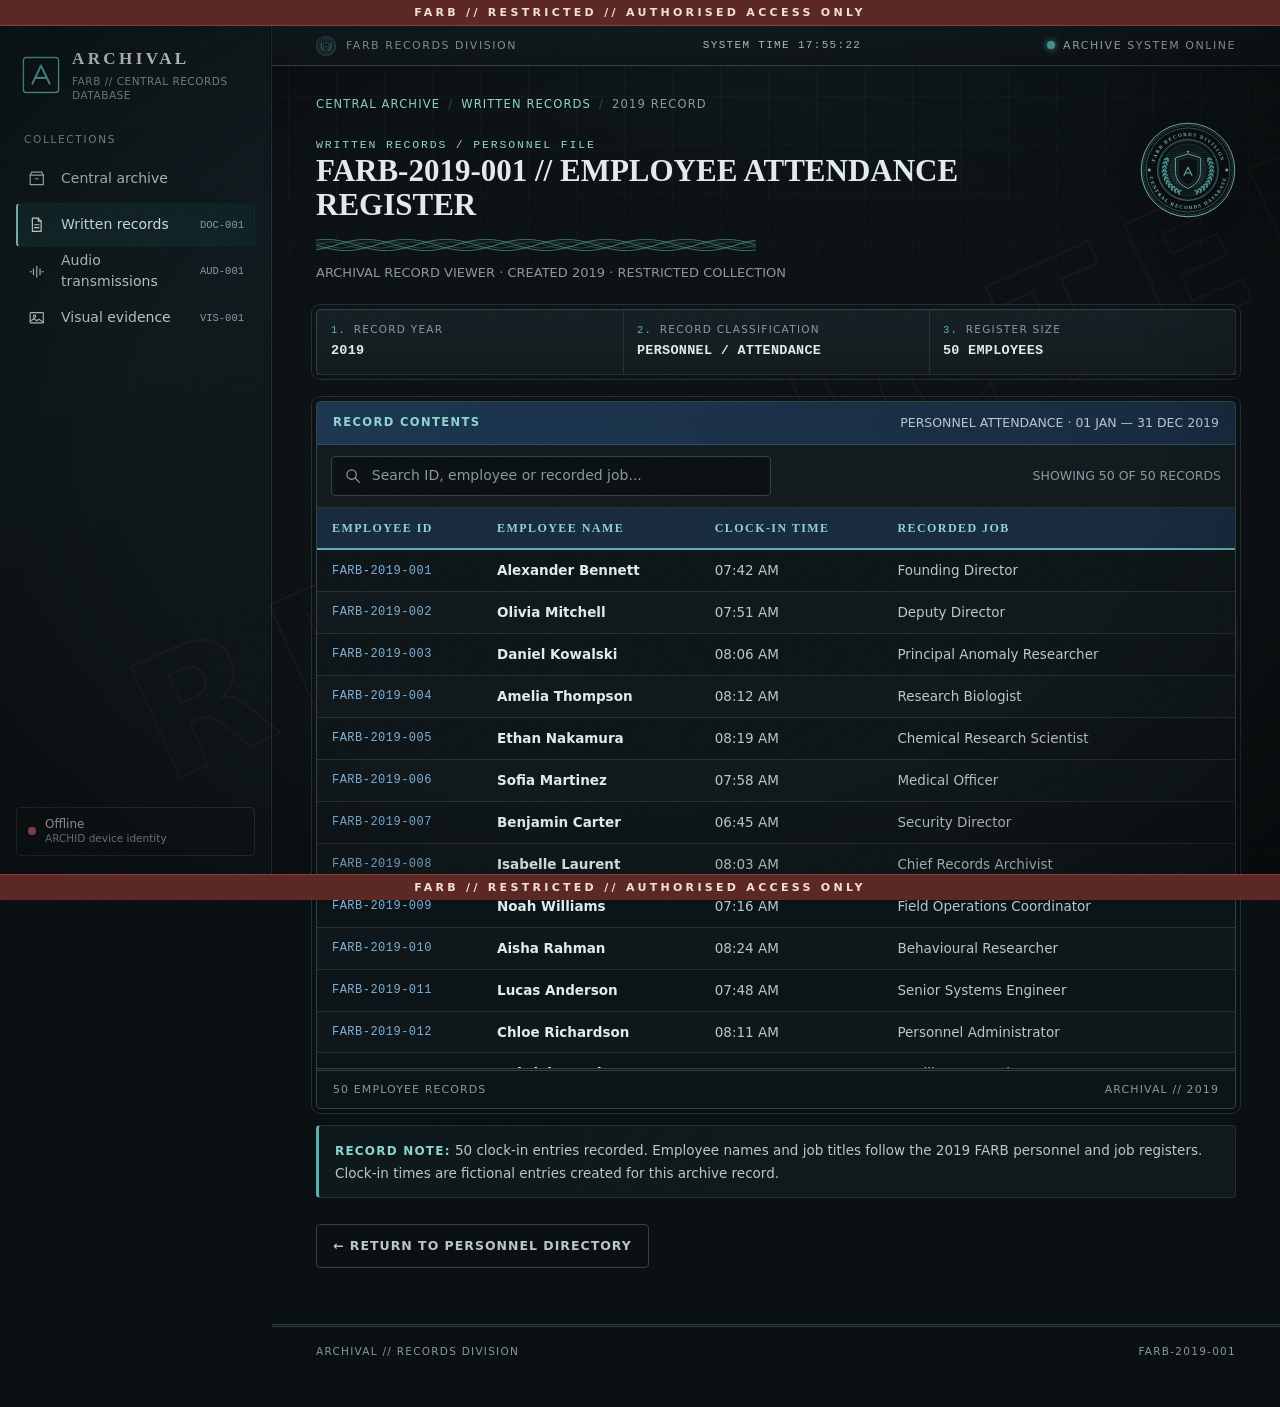
<file: documents/2019.html>
<!doctype html>
<html lang="en">
<head>
<meta charset="utf-8">
<meta name="viewport" content="width=device-width, initial-scale=1, viewport-fit=cover">
<meta name="theme-color" content="#0a0f11">
<meta name="description" content="ARCHIVAL — FARB-2019-001 // EMPLOYEE ATTENDANCE REGISTER.">
<title>2019 Record — ARCHIVAL</title>
<link rel="stylesheet" href="../assets/css/archival.css">
<link rel="stylesheet" href="../assets/css/archival-fx.css">
</head>
<body>
<div class="cls-bar cls-top" role="note">FARB // RESTRICTED // AUTHORISED ACCESS ONLY</div>
<div class="cls-bar cls-bottom" aria-hidden="true">FARB // RESTRICTED // AUTHORISED ACCESS ONLY</div>
<svg width="0" height="0" style="position:absolute" aria-hidden="true" focusable="false"><defs>
<symbol id="i-mark" viewBox="0 0 40 40"><rect x="1.5" y="1.5" width="37" height="37" rx="3" fill="none" stroke="currentColor" stroke-width="1.5"/><path d="M11 29 20 10l9 19M14.5 23h11" fill="none" stroke="currentColor" stroke-width="2.2" stroke-linecap="round" stroke-linejoin="round"/></symbol>
<symbol id="i-archive" viewBox="0 0 24 24"><path d="M3 7h18v13H3z"/><path d="M3 7l2-4h14l2 4"/><path d="M10 12h4"/></symbol>
<symbol id="i-doc" viewBox="0 0 24 24"><path d="M6 3h8l4 4v14H6z"/><path d="M14 3v4h4"/><path d="M9 12h6M9 16h6"/></symbol>
<symbol id="i-audio" viewBox="0 0 24 24"><path d="M3 12h2M7.5 8v8M12 4.5v15M16.5 8v8M21 12h-2"/></symbol>
<symbol id="i-image" viewBox="0 0 24 24"><rect x="3" y="5" width="18" height="14" rx="1"/><circle cx="9" cy="10" r="1.6"/><path d="M3 17l5-4 4 3 3-2 6 4"/></symbol>
<symbol id="i-search" viewBox="0 0 24 24"><circle cx="11" cy="11" r="6"/><path d="M16 16l5 5"/></symbol>
<symbol id="i-open" viewBox="0 0 24 24"><path d="M9 5h10v10"/><path d="M19 5 8 16"/></symbol>
<symbol id="i-go" viewBox="0 0 24 24"><path d="M5 12h14M13 6l6 6-6 6"/></symbol>
</defs></svg>
<div class="shell">
<aside class="rail">
<a class="brand" href="../" aria-label="ARCHIVAL home">
<svg class="brand-mark" aria-hidden="true"><use href="#i-mark"/></svg>
<span><span class="brand-name">ARCHIVAL</span><span class="brand-sub" style="display:block">FARB // CENTRAL RECORDS DATABASE</span></span>
</a>
<nav class="nav" aria-label="Archive collections">
<p class="nav-label">Collections</p>
<a href="../"><svg class="icon" aria-hidden="true"><use href="#i-archive"/></svg><span>Central archive</span><span></span></a>
<a href="../documents/" aria-current="page"><svg class="icon" aria-hidden="true"><use href="#i-doc"/></svg><span>Written records</span><span class="code">DOC-001</span></a>
<a href="../audio/"><svg class="icon" aria-hidden="true"><use href="#i-audio"/></svg><span>Audio transmissions</span><span class="code">AUD-001</span></a>
<a href="../visual/"><svg class="icon" aria-hidden="true"><use href="#i-image"/></svg><span>Visual evidence</span><span class="code">VIS-001</span></a>
</nav>
<div class="rail-foot">
<div class="chip" data-archid-chip><span class="dot"></span><span><span data-archid-label>Connecting</span><small>ARCHID device identity</small></span></div>
</div>
</aside>
<div class="stage">
<div class="banner"><span class="hide-sm">FARB records division</span><span class="status"><span class="dot"></span>ARCHIVE SYSTEM ONLINE</span></div>
<main class="main" id="main">
<nav class="crumbs" aria-label="Breadcrumb"><a href="../">Central archive</a> <span class="sep" aria-hidden="true">/</span> <a href="index.html">Written records</a> <span class="sep" aria-hidden="true">/</span> <span aria-current="page">2019 record</span></nav>

<div class="record-no">WRITTEN RECORDS / PERSONNEL FILE</div>
<h1 class="record-title">FARB-2019-001 // EMPLOYEE ATTENDANCE REGISTER</h1>
<p class="subtitle">ARCHIVAL RECORD VIEWER · CREATED 2019 · RESTRICTED COLLECTION</p>
<dl class="control">
<div><dt>Record year</dt><dd>2019</dd></div>
<div><dt>Record classification</dt><dd>PERSONNEL / ATTENDANCE</dd></div>
<div><dt>Register size</dt><dd>50 EMPLOYEES</dd></div>
</dl>
<section class="viewer" aria-label="2019 employee clock-in register">
<div class="viewer-head"><span>Record contents</span><span>PERSONNEL ATTENDANCE · 01 JAN — 31 DEC 2019</span></div>
<div class="table-tools"><label class="search" for="recordSearch"><svg class="icon" aria-hidden="true"><use href="#i-search"/></svg><span class="sr-only">FIND RECORD</span><input id="recordSearch" type="search" placeholder="Search ID, employee or recorded job..." autocomplete="off"></label><span class="result-count" id="resultCount" aria-live="polite">SHOWING 50 OF 50 RECORDS</span></div>
<div class="scroll-window" tabindex="0" aria-label="Scrollable 2019 clock-in register">
<table class="record-table">
<thead><tr><th>EMPLOYEE ID</th><th>EMPLOYEE NAME</th><th>CLOCK-IN TIME</th><th>RECORDED JOB</th></tr></thead>
<tbody>
<tr><td>FARB-2019-001</td><td>Alexander Bennett</td><td>07:42 AM</td><td>Founding Director</td></tr>
<tr><td>FARB-2019-002</td><td>Olivia Mitchell</td><td>07:51 AM</td><td>Deputy Director</td></tr>
<tr><td>FARB-2019-003</td><td>Daniel Kowalski</td><td>08:06 AM</td><td>Principal Anomaly Researcher</td></tr>
<tr><td>FARB-2019-004</td><td>Amelia Thompson</td><td>08:12 AM</td><td>Research Biologist</td></tr>
<tr><td>FARB-2019-005</td><td>Ethan Nakamura</td><td>08:19 AM</td><td>Chemical Research Scientist</td></tr>
<tr><td>FARB-2019-006</td><td>Sofia Martinez</td><td>07:58 AM</td><td>Medical Officer</td></tr>
<tr><td>FARB-2019-007</td><td>Benjamin Carter</td><td>06:45 AM</td><td>Security Director</td></tr>
<tr><td>FARB-2019-008</td><td>Isabelle Laurent</td><td>08:03 AM</td><td>Chief Records Archivist</td></tr>
<tr><td>FARB-2019-009</td><td>Noah Williams</td><td>07:16 AM</td><td>Field Operations Coordinator</td></tr>
<tr><td>FARB-2019-010</td><td>Aisha Rahman</td><td>08:24 AM</td><td>Behavioural Researcher</td></tr>
<tr><td>FARB-2019-011</td><td>Lucas Anderson</td><td>07:48 AM</td><td>Senior Systems Engineer</td></tr>
<tr><td>FARB-2019-012</td><td>Chloe Richardson</td><td>08:11 AM</td><td>Personnel Administrator</td></tr>
<tr><td>FARB-2019-013</td><td>Gabriel Ferreira</td><td>07:39 AM</td><td>Intelligence Analyst</td></tr>
<tr><td>FARB-2019-014</td><td>Hannah Brooks</td><td>07:55 AM</td><td>Supply Coordinator</td></tr>
<tr><td>FARB-2019-015</td><td>Samuel O'Connor</td><td>06:58 AM</td><td>Containment Supervisor</td></tr>
<tr><td>FARB-2019-016</td><td>Mei Lin Chen</td><td>08:02 AM</td><td>Systems Programmer</td></tr>
<tr><td>FARB-2019-017</td><td>William Foster</td><td>08:17 AM</td><td>Environmental Scientist</td></tr>
<tr><td>FARB-2019-018</td><td>Elena Petrova</td><td>08:09 AM</td><td>Applied Physics Researcher</td></tr>
<tr><td>FARB-2019-019</td><td>James Harrison</td><td>08:31 AM</td><td>Legal Adviser</td></tr>
<tr><td>FARB-2019-020</td><td>Priya Sharma</td><td>08:14 AM</td><td>Communications Officer</td></tr>
<tr><td>FARB-2019-021</td><td>Thomas Wright</td><td>08:22 AM</td><td>Anomaly Documentation Specialist</td></tr>
<tr><td>FARB-2019-022</td><td>Layla Haddad</td><td>08:07 AM</td><td>Laboratory Technician</td></tr>
<tr><td>FARB-2019-023</td><td>Oliver Davies</td><td>08:26 AM</td><td>Chemical Laboratory Technician</td></tr>
<tr><td>FARB-2019-024</td><td>Freya Johansson</td><td>07:44 AM</td><td>Clinical Research Nurse</td></tr>
<tr><td>FARB-2019-025</td><td>Michael Russo</td><td>06:52 AM</td><td>Security Shift Supervisor</td></tr>
<tr><td>FARB-2019-026</td><td>Zara Mahmoud</td><td>08:16 AM</td><td>Records Management Officer</td></tr>
<tr><td>FARB-2019-027</td><td>Henry Clarke</td><td>07:21 AM</td><td>Field Survey Specialist</td></tr>
<tr><td>FARB-2019-028</td><td>Camila Oliveira</td><td>08:28 AM</td><td>Psychological Assessment Officer</td></tr>
<tr><td>FARB-2019-029</td><td>Jack Murphy</td><td>07:57 AM</td><td>Mechanical Engineer</td></tr>
<tr><td>FARB-2019-030</td><td>Yuki Tanaka</td><td>08:05 AM</td><td>Recruitment Officer</td></tr>
<tr><td>FARB-2019-031</td><td>Nathan Cooper</td><td>08:13 AM</td><td>Data Analysis Specialist</td></tr>
<tr><td>FARB-2019-032</td><td>Grace Edwards</td><td>07:49 AM</td><td>Procurement Officer</td></tr>
<tr><td>FARB-2019-033</td><td>Mateo Silva</td><td>07:33 AM</td><td>Containment Systems Technician</td></tr>
<tr><td>FARB-2019-034</td><td>Leila Hassan</td><td>08:01 AM</td><td>Network Administrator</td></tr>
<tr><td>FARB-2019-035</td><td>Christopher Evans</td><td>08:18 AM</td><td>Environmental Monitoring Technician</td></tr>
<tr><td>FARB-2019-036</td><td>Anika Fischer</td><td>08:10 AM</td><td>Materials Researcher</td></tr>
<tr><td>FARB-2019-037</td><td>Ryan McKenzie</td><td>08:34 AM</td><td>Compliance Officer</td></tr>
<tr><td>FARB-2019-038</td><td>Maya Patel</td><td>08:21 AM</td><td>Internal Communications Specialist</td></tr>
<tr><td>FARB-2019-039</td><td>David Kim</td><td>08:04 AM</td><td>Research Data Analyst</td></tr>
<tr><td>FARB-2019-040</td><td>Sophie Laurent</td><td>08:15 AM</td><td>Specimen Records Technician</td></tr>
<tr><td>FARB-2019-041</td><td>Adrian Novak</td><td>07:27 AM</td><td>Field Equipment Specialist</td></tr>
<tr><td>FARB-2019-042</td><td>Emily Watson</td><td>07:52 AM</td><td>Medical Laboratory Technician</td></tr>
<tr><td>FARB-2019-043</td><td>Omar Khalil</td><td>06:41 AM</td><td>Access Control Officer</td></tr>
<tr><td>FARB-2019-044</td><td>Charlotte Green</td><td>08:08 AM</td><td>Document Preservation Specialist</td></tr>
<tr><td>FARB-2019-045</td><td>Felix Schneider</td><td>07:46 AM</td><td>Electrical Engineer</td></tr>
<tr><td>FARB-2019-046</td><td>Isabella Costa</td><td>08:12 AM</td><td>Database Administrator</td></tr>
<tr><td>FARB-2019-047</td><td>Aaron Thompson</td><td>08:25 AM</td><td>Finance Officer</td></tr>
<tr><td>FARB-2019-048</td><td>Nadia Ibrahim</td><td>08:29 AM</td><td>Behavioural Records Analyst</td></tr>
<tr><td>FARB-2019-049</td><td>Sebastian Meyer</td><td>07:12 AM</td><td>Containment Inspection Officer</td></tr>
<tr><td>FARB-2019-050</td><td>Lucy Campbell</td><td>07:53 AM</td><td>Inventory Control Officer</td></tr>
</tbody></table>
</div>
<div class="viewer-foot"><span>50 EMPLOYEE RECORDS</span><span>ARCHIVAL // 2019</span></div>
</section>
<p class="notice" style="margin-top:16px"><strong>RECORD NOTE:</strong> 50 clock-in entries recorded. Employee names and job titles follow the 2019 FARB personnel and job registers. Clock-in times are fictional entries created for this archive record.</p>
<div class="btn-row"><a class="btn quiet" href="index.html">← RETURN TO PERSONNEL DIRECTORY</a></div>

</main>
<footer class="foot"><span>ARCHIVAL // RECORDS DIVISION</span><span>FARB-2019-001</span></footer>
</div>
</div>
<script>
(function(){
 const search=document.getElementById('recordSearch');
 const count=document.getElementById('resultCount');
 const rows=Array.from(document.querySelectorAll('.record-table tbody tr'));
 function filterRecords(){
   const term=search.value.trim().toLocaleLowerCase();
   let visible=0;
   rows.forEach(row=>{
     const match=row.textContent.toLocaleLowerCase().includes(term);
     row.hidden=!match;
     if(match) visible++;
   });
   count.textContent='SHOWING '+visible+' OF '+rows.length+' RECORDS';
 }
 search.addEventListener('input',filterRecords);
})();
</script>
<script src="../assets/js/archid.js"></script>
<script src="../assets/js/archival-fx.js"></script>
<script src="../assets/js/archival-ui.js"></script>
</body>
</html>
</file>
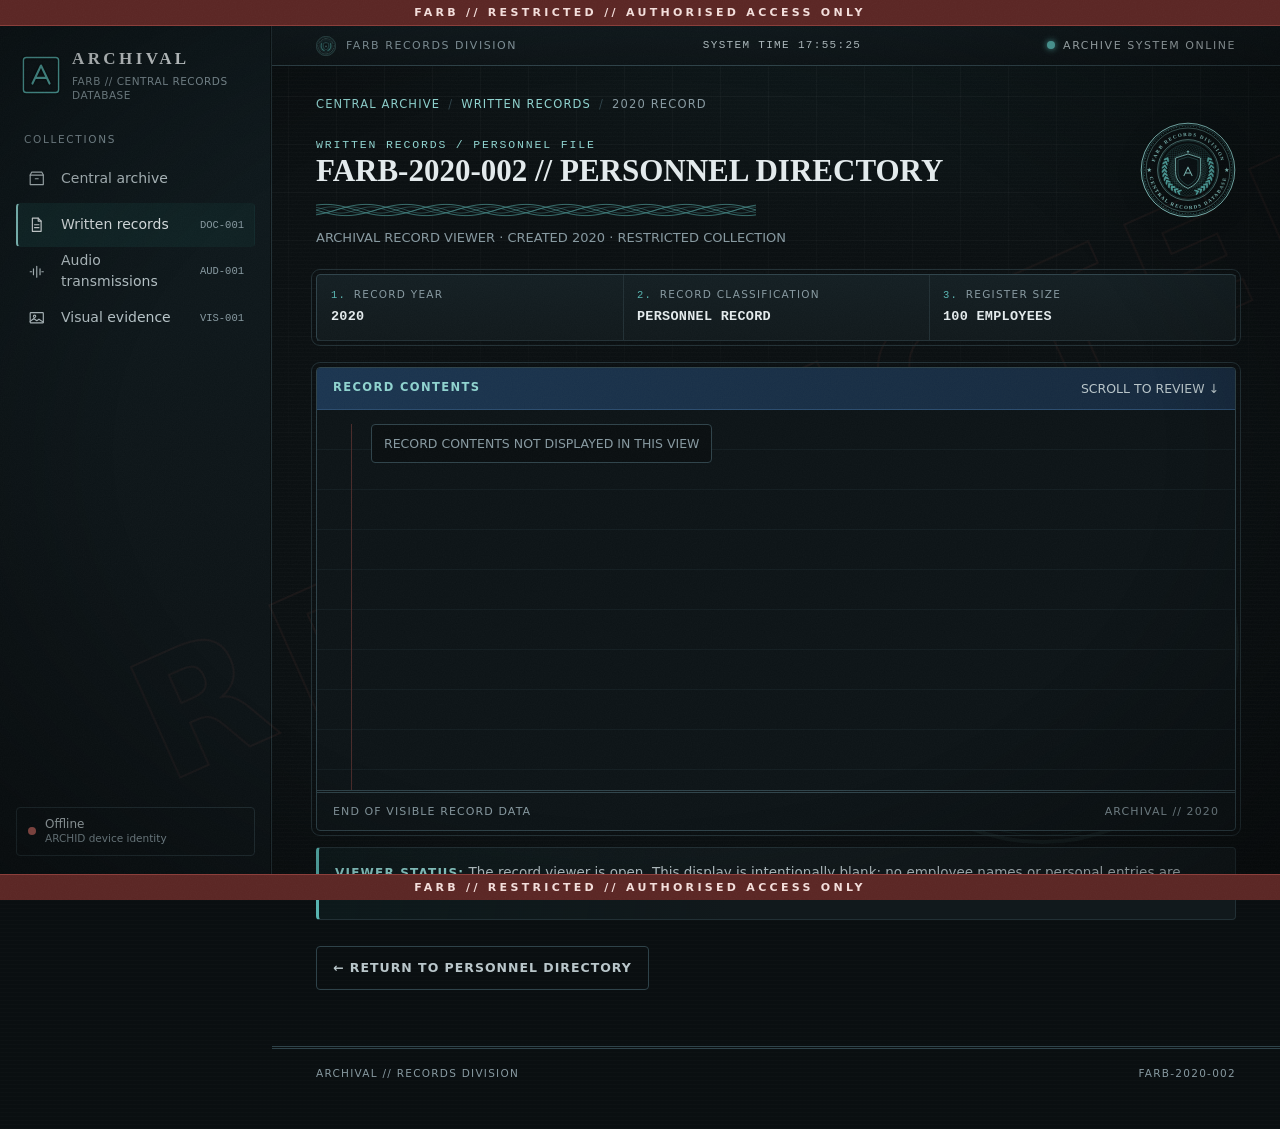
<file: documents/2020.html>
<!doctype html>
<html lang="en">
<head>
<meta charset="utf-8">
<meta name="viewport" content="width=device-width, initial-scale=1, viewport-fit=cover">
<meta name="theme-color" content="#0a0f11">
<meta name="description" content="ARCHIVAL — FARB-2020-002 // PERSONNEL DIRECTORY.">
<title>2020 Record — ARCHIVAL</title>
<link rel="stylesheet" href="../assets/css/archival.css">
<link rel="stylesheet" href="../assets/css/archival-fx.css">
</head>
<body>
<div class="cls-bar cls-top" role="note">FARB // RESTRICTED // AUTHORISED ACCESS ONLY</div>
<div class="cls-bar cls-bottom" aria-hidden="true">FARB // RESTRICTED // AUTHORISED ACCESS ONLY</div>
<svg width="0" height="0" style="position:absolute" aria-hidden="true" focusable="false"><defs>
<symbol id="i-mark" viewBox="0 0 40 40"><rect x="1.5" y="1.5" width="37" height="37" rx="3" fill="none" stroke="currentColor" stroke-width="1.5"/><path d="M11 29 20 10l9 19M14.5 23h11" fill="none" stroke="currentColor" stroke-width="2.2" stroke-linecap="round" stroke-linejoin="round"/></symbol>
<symbol id="i-archive" viewBox="0 0 24 24"><path d="M3 7h18v13H3z"/><path d="M3 7l2-4h14l2 4"/><path d="M10 12h4"/></symbol>
<symbol id="i-doc" viewBox="0 0 24 24"><path d="M6 3h8l4 4v14H6z"/><path d="M14 3v4h4"/><path d="M9 12h6M9 16h6"/></symbol>
<symbol id="i-audio" viewBox="0 0 24 24"><path d="M3 12h2M7.5 8v8M12 4.5v15M16.5 8v8M21 12h-2"/></symbol>
<symbol id="i-image" viewBox="0 0 24 24"><rect x="3" y="5" width="18" height="14" rx="1"/><circle cx="9" cy="10" r="1.6"/><path d="M3 17l5-4 4 3 3-2 6 4"/></symbol>
<symbol id="i-search" viewBox="0 0 24 24"><circle cx="11" cy="11" r="6"/><path d="M16 16l5 5"/></symbol>
<symbol id="i-open" viewBox="0 0 24 24"><path d="M9 5h10v10"/><path d="M19 5 8 16"/></symbol>
<symbol id="i-go" viewBox="0 0 24 24"><path d="M5 12h14M13 6l6 6-6 6"/></symbol>
</defs></svg>
<div class="shell">
<aside class="rail">
<a class="brand" href="../" aria-label="ARCHIVAL home">
<svg class="brand-mark" aria-hidden="true"><use href="#i-mark"/></svg>
<span><span class="brand-name">ARCHIVAL</span><span class="brand-sub" style="display:block">FARB // CENTRAL RECORDS DATABASE</span></span>
</a>
<nav class="nav" aria-label="Archive collections">
<p class="nav-label">Collections</p>
<a href="../"><svg class="icon" aria-hidden="true"><use href="#i-archive"/></svg><span>Central archive</span><span></span></a>
<a href="../documents/" aria-current="page"><svg class="icon" aria-hidden="true"><use href="#i-doc"/></svg><span>Written records</span><span class="code">DOC-001</span></a>
<a href="../audio/"><svg class="icon" aria-hidden="true"><use href="#i-audio"/></svg><span>Audio transmissions</span><span class="code">AUD-001</span></a>
<a href="../visual/"><svg class="icon" aria-hidden="true"><use href="#i-image"/></svg><span>Visual evidence</span><span class="code">VIS-001</span></a>
</nav>
<div class="rail-foot">
<div class="chip" data-archid-chip><span class="dot"></span><span><span data-archid-label>Connecting</span><small>ARCHID device identity</small></span></div>
</div>
</aside>
<div class="stage">
<div class="banner"><span class="hide-sm">FARB records division</span><span class="status"><span class="dot"></span>ARCHIVE SYSTEM ONLINE</span></div>
<main class="main" id="main">
<nav class="crumbs" aria-label="Breadcrumb"><a href="../">Central archive</a> <span class="sep" aria-hidden="true">/</span> <a href="index.html">Written records</a> <span class="sep" aria-hidden="true">/</span> <span aria-current="page">2020 record</span></nav>

<div class="record-no">WRITTEN RECORDS / PERSONNEL FILE</div>
<h1 class="record-title">FARB-2020-002 // PERSONNEL DIRECTORY</h1>
<p class="subtitle">ARCHIVAL RECORD VIEWER · CREATED 2020 · RESTRICTED COLLECTION</p>
<dl class="control">
<div><dt>Record year</dt><dd>2020</dd></div>
<div><dt>Record classification</dt><dd>PERSONNEL RECORD</dd></div>
<div><dt>Register size</dt><dd>100 EMPLOYEES</dd></div>
</dl>
<section class="viewer" aria-label="Scrollable empty record viewer">
<div class="viewer-head"><span>Record contents</span><span>SCROLL TO REVIEW ↓</span></div>
<div class="scroll-window sheet" tabindex="0" aria-label="Empty scrollable record area">
<div class="scroll-space"><div class="scroll-note">RECORD CONTENTS NOT DISPLAYED IN THIS VIEW</div></div>
</div>
<div class="viewer-foot"><span>END OF VISIBLE RECORD DATA</span><span>ARCHIVAL // 2020</span></div>
</section>
<p class="notice" style="margin-top:16px"><strong>VIEWER STATUS:</strong> The record viewer is open. This display is intentionally blank; no employee names or personal entries are shown here.</p>
<div class="btn-row"><a class="btn quiet" href="index.html">← RETURN TO PERSONNEL DIRECTORY</a></div>

</main>
<footer class="foot"><span>ARCHIVAL // RECORDS DIVISION</span><span>FARB-2020-002</span></footer>
</div>
</div>
<script src="../assets/js/archid.js"></script>
<script src="../assets/js/archival-fx.js"></script>
<script src="../assets/js/archival-ui.js"></script>
</body>
</html>
</file>
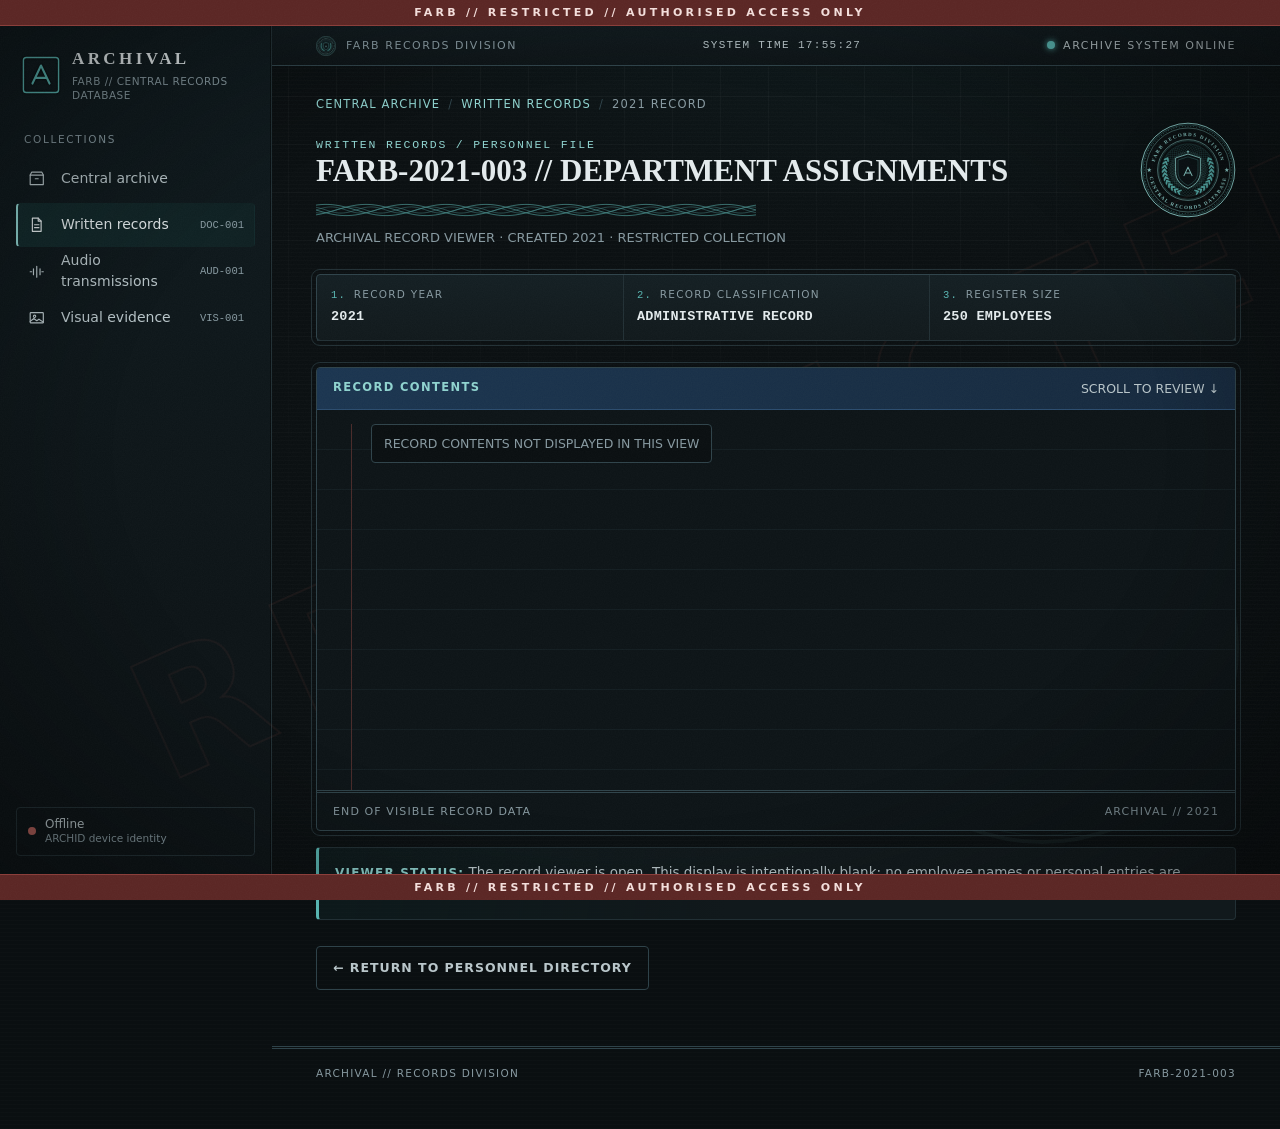
<file: documents/2021.html>
<!doctype html>
<html lang="en">
<head>
<meta charset="utf-8">
<meta name="viewport" content="width=device-width, initial-scale=1, viewport-fit=cover">
<meta name="theme-color" content="#0a0f11">
<meta name="description" content="ARCHIVAL — FARB-2021-003 // DEPARTMENT ASSIGNMENTS.">
<title>2021 Record — ARCHIVAL</title>
<link rel="stylesheet" href="../assets/css/archival.css">
<link rel="stylesheet" href="../assets/css/archival-fx.css">
</head>
<body>
<div class="cls-bar cls-top" role="note">FARB // RESTRICTED // AUTHORISED ACCESS ONLY</div>
<div class="cls-bar cls-bottom" aria-hidden="true">FARB // RESTRICTED // AUTHORISED ACCESS ONLY</div>
<svg width="0" height="0" style="position:absolute" aria-hidden="true" focusable="false"><defs>
<symbol id="i-mark" viewBox="0 0 40 40"><rect x="1.5" y="1.5" width="37" height="37" rx="3" fill="none" stroke="currentColor" stroke-width="1.5"/><path d="M11 29 20 10l9 19M14.5 23h11" fill="none" stroke="currentColor" stroke-width="2.2" stroke-linecap="round" stroke-linejoin="round"/></symbol>
<symbol id="i-archive" viewBox="0 0 24 24"><path d="M3 7h18v13H3z"/><path d="M3 7l2-4h14l2 4"/><path d="M10 12h4"/></symbol>
<symbol id="i-doc" viewBox="0 0 24 24"><path d="M6 3h8l4 4v14H6z"/><path d="M14 3v4h4"/><path d="M9 12h6M9 16h6"/></symbol>
<symbol id="i-audio" viewBox="0 0 24 24"><path d="M3 12h2M7.5 8v8M12 4.5v15M16.5 8v8M21 12h-2"/></symbol>
<symbol id="i-image" viewBox="0 0 24 24"><rect x="3" y="5" width="18" height="14" rx="1"/><circle cx="9" cy="10" r="1.6"/><path d="M3 17l5-4 4 3 3-2 6 4"/></symbol>
<symbol id="i-search" viewBox="0 0 24 24"><circle cx="11" cy="11" r="6"/><path d="M16 16l5 5"/></symbol>
<symbol id="i-open" viewBox="0 0 24 24"><path d="M9 5h10v10"/><path d="M19 5 8 16"/></symbol>
<symbol id="i-go" viewBox="0 0 24 24"><path d="M5 12h14M13 6l6 6-6 6"/></symbol>
</defs></svg>
<div class="shell">
<aside class="rail">
<a class="brand" href="../" aria-label="ARCHIVAL home">
<svg class="brand-mark" aria-hidden="true"><use href="#i-mark"/></svg>
<span><span class="brand-name">ARCHIVAL</span><span class="brand-sub" style="display:block">FARB // CENTRAL RECORDS DATABASE</span></span>
</a>
<nav class="nav" aria-label="Archive collections">
<p class="nav-label">Collections</p>
<a href="../"><svg class="icon" aria-hidden="true"><use href="#i-archive"/></svg><span>Central archive</span><span></span></a>
<a href="../documents/" aria-current="page"><svg class="icon" aria-hidden="true"><use href="#i-doc"/></svg><span>Written records</span><span class="code">DOC-001</span></a>
<a href="../audio/"><svg class="icon" aria-hidden="true"><use href="#i-audio"/></svg><span>Audio transmissions</span><span class="code">AUD-001</span></a>
<a href="../visual/"><svg class="icon" aria-hidden="true"><use href="#i-image"/></svg><span>Visual evidence</span><span class="code">VIS-001</span></a>
</nav>
<div class="rail-foot">
<div class="chip" data-archid-chip><span class="dot"></span><span><span data-archid-label>Connecting</span><small>ARCHID device identity</small></span></div>
</div>
</aside>
<div class="stage">
<div class="banner"><span class="hide-sm">FARB records division</span><span class="status"><span class="dot"></span>ARCHIVE SYSTEM ONLINE</span></div>
<main class="main" id="main">
<nav class="crumbs" aria-label="Breadcrumb"><a href="../">Central archive</a> <span class="sep" aria-hidden="true">/</span> <a href="index.html">Written records</a> <span class="sep" aria-hidden="true">/</span> <span aria-current="page">2021 record</span></nav>

<div class="record-no">WRITTEN RECORDS / PERSONNEL FILE</div>
<h1 class="record-title">FARB-2021-003 // DEPARTMENT ASSIGNMENTS</h1>
<p class="subtitle">ARCHIVAL RECORD VIEWER · CREATED 2021 · RESTRICTED COLLECTION</p>
<dl class="control">
<div><dt>Record year</dt><dd>2021</dd></div>
<div><dt>Record classification</dt><dd>ADMINISTRATIVE RECORD</dd></div>
<div><dt>Register size</dt><dd>250 EMPLOYEES</dd></div>
</dl>
<section class="viewer" aria-label="Scrollable empty record viewer">
<div class="viewer-head"><span>Record contents</span><span>SCROLL TO REVIEW ↓</span></div>
<div class="scroll-window sheet" tabindex="0" aria-label="Empty scrollable record area">
<div class="scroll-space"><div class="scroll-note">RECORD CONTENTS NOT DISPLAYED IN THIS VIEW</div></div>
</div>
<div class="viewer-foot"><span>END OF VISIBLE RECORD DATA</span><span>ARCHIVAL // 2021</span></div>
</section>
<p class="notice" style="margin-top:16px"><strong>VIEWER STATUS:</strong> The record viewer is open. This display is intentionally blank; no employee names or personal entries are shown here.</p>
<div class="btn-row"><a class="btn quiet" href="index.html">← RETURN TO PERSONNEL DIRECTORY</a></div>

</main>
<footer class="foot"><span>ARCHIVAL // RECORDS DIVISION</span><span>FARB-2021-003</span></footer>
</div>
</div>
<script src="../assets/js/archid.js"></script>
<script src="../assets/js/archival-fx.js"></script>
<script src="../assets/js/archival-ui.js"></script>
</body>
</html>
</file>
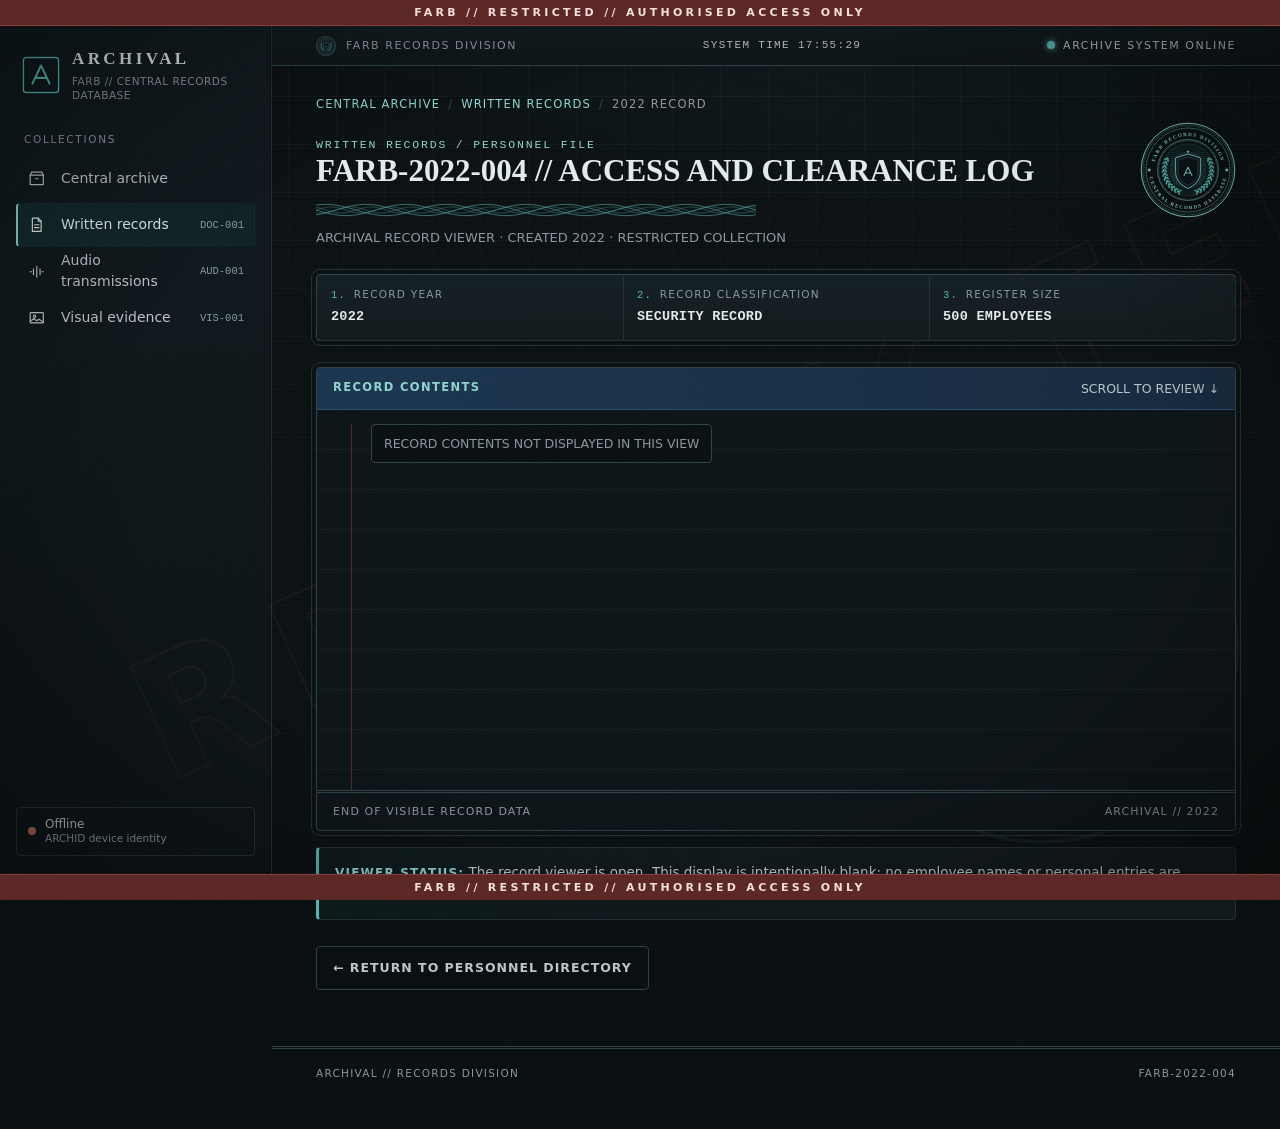
<file: documents/2022.html>
<!doctype html>
<html lang="en">
<head>
<meta charset="utf-8">
<meta name="viewport" content="width=device-width, initial-scale=1, viewport-fit=cover">
<meta name="theme-color" content="#0a0f11">
<meta name="description" content="ARCHIVAL — FARB-2022-004 // ACCESS AND CLEARANCE LOG.">
<title>2022 Record — ARCHIVAL</title>
<link rel="stylesheet" href="../assets/css/archival.css">
<link rel="stylesheet" href="../assets/css/archival-fx.css">
</head>
<body>
<div class="cls-bar cls-top" role="note">FARB // RESTRICTED // AUTHORISED ACCESS ONLY</div>
<div class="cls-bar cls-bottom" aria-hidden="true">FARB // RESTRICTED // AUTHORISED ACCESS ONLY</div>
<svg width="0" height="0" style="position:absolute" aria-hidden="true" focusable="false"><defs>
<symbol id="i-mark" viewBox="0 0 40 40"><rect x="1.5" y="1.5" width="37" height="37" rx="3" fill="none" stroke="currentColor" stroke-width="1.5"/><path d="M11 29 20 10l9 19M14.5 23h11" fill="none" stroke="currentColor" stroke-width="2.2" stroke-linecap="round" stroke-linejoin="round"/></symbol>
<symbol id="i-archive" viewBox="0 0 24 24"><path d="M3 7h18v13H3z"/><path d="M3 7l2-4h14l2 4"/><path d="M10 12h4"/></symbol>
<symbol id="i-doc" viewBox="0 0 24 24"><path d="M6 3h8l4 4v14H6z"/><path d="M14 3v4h4"/><path d="M9 12h6M9 16h6"/></symbol>
<symbol id="i-audio" viewBox="0 0 24 24"><path d="M3 12h2M7.5 8v8M12 4.5v15M16.5 8v8M21 12h-2"/></symbol>
<symbol id="i-image" viewBox="0 0 24 24"><rect x="3" y="5" width="18" height="14" rx="1"/><circle cx="9" cy="10" r="1.6"/><path d="M3 17l5-4 4 3 3-2 6 4"/></symbol>
<symbol id="i-search" viewBox="0 0 24 24"><circle cx="11" cy="11" r="6"/><path d="M16 16l5 5"/></symbol>
<symbol id="i-open" viewBox="0 0 24 24"><path d="M9 5h10v10"/><path d="M19 5 8 16"/></symbol>
<symbol id="i-go" viewBox="0 0 24 24"><path d="M5 12h14M13 6l6 6-6 6"/></symbol>
</defs></svg>
<div class="shell">
<aside class="rail">
<a class="brand" href="../" aria-label="ARCHIVAL home">
<svg class="brand-mark" aria-hidden="true"><use href="#i-mark"/></svg>
<span><span class="brand-name">ARCHIVAL</span><span class="brand-sub" style="display:block">FARB // CENTRAL RECORDS DATABASE</span></span>
</a>
<nav class="nav" aria-label="Archive collections">
<p class="nav-label">Collections</p>
<a href="../"><svg class="icon" aria-hidden="true"><use href="#i-archive"/></svg><span>Central archive</span><span></span></a>
<a href="../documents/" aria-current="page"><svg class="icon" aria-hidden="true"><use href="#i-doc"/></svg><span>Written records</span><span class="code">DOC-001</span></a>
<a href="../audio/"><svg class="icon" aria-hidden="true"><use href="#i-audio"/></svg><span>Audio transmissions</span><span class="code">AUD-001</span></a>
<a href="../visual/"><svg class="icon" aria-hidden="true"><use href="#i-image"/></svg><span>Visual evidence</span><span class="code">VIS-001</span></a>
</nav>
<div class="rail-foot">
<div class="chip" data-archid-chip><span class="dot"></span><span><span data-archid-label>Connecting</span><small>ARCHID device identity</small></span></div>
</div>
</aside>
<div class="stage">
<div class="banner"><span class="hide-sm">FARB records division</span><span class="status"><span class="dot"></span>ARCHIVE SYSTEM ONLINE</span></div>
<main class="main" id="main">
<nav class="crumbs" aria-label="Breadcrumb"><a href="../">Central archive</a> <span class="sep" aria-hidden="true">/</span> <a href="index.html">Written records</a> <span class="sep" aria-hidden="true">/</span> <span aria-current="page">2022 record</span></nav>

<div class="record-no">WRITTEN RECORDS / PERSONNEL FILE</div>
<h1 class="record-title">FARB-2022-004 // ACCESS AND CLEARANCE LOG</h1>
<p class="subtitle">ARCHIVAL RECORD VIEWER · CREATED 2022 · RESTRICTED COLLECTION</p>
<dl class="control">
<div><dt>Record year</dt><dd>2022</dd></div>
<div><dt>Record classification</dt><dd>SECURITY RECORD</dd></div>
<div><dt>Register size</dt><dd>500 EMPLOYEES</dd></div>
</dl>
<section class="viewer" aria-label="Scrollable empty record viewer">
<div class="viewer-head"><span>Record contents</span><span>SCROLL TO REVIEW ↓</span></div>
<div class="scroll-window sheet" tabindex="0" aria-label="Empty scrollable record area">
<div class="scroll-space"><div class="scroll-note">RECORD CONTENTS NOT DISPLAYED IN THIS VIEW</div></div>
</div>
<div class="viewer-foot"><span>END OF VISIBLE RECORD DATA</span><span>ARCHIVAL // 2022</span></div>
</section>
<p class="notice" style="margin-top:16px"><strong>VIEWER STATUS:</strong> The record viewer is open. This display is intentionally blank; no employee names or personal entries are shown here.</p>
<div class="btn-row"><a class="btn quiet" href="index.html">← RETURN TO PERSONNEL DIRECTORY</a></div>

</main>
<footer class="foot"><span>ARCHIVAL // RECORDS DIVISION</span><span>FARB-2022-004</span></footer>
</div>
</div>
<script src="../assets/js/archid.js"></script>
<script src="../assets/js/archival-fx.js"></script>
<script src="../assets/js/archival-ui.js"></script>
</body>
</html>
</file>
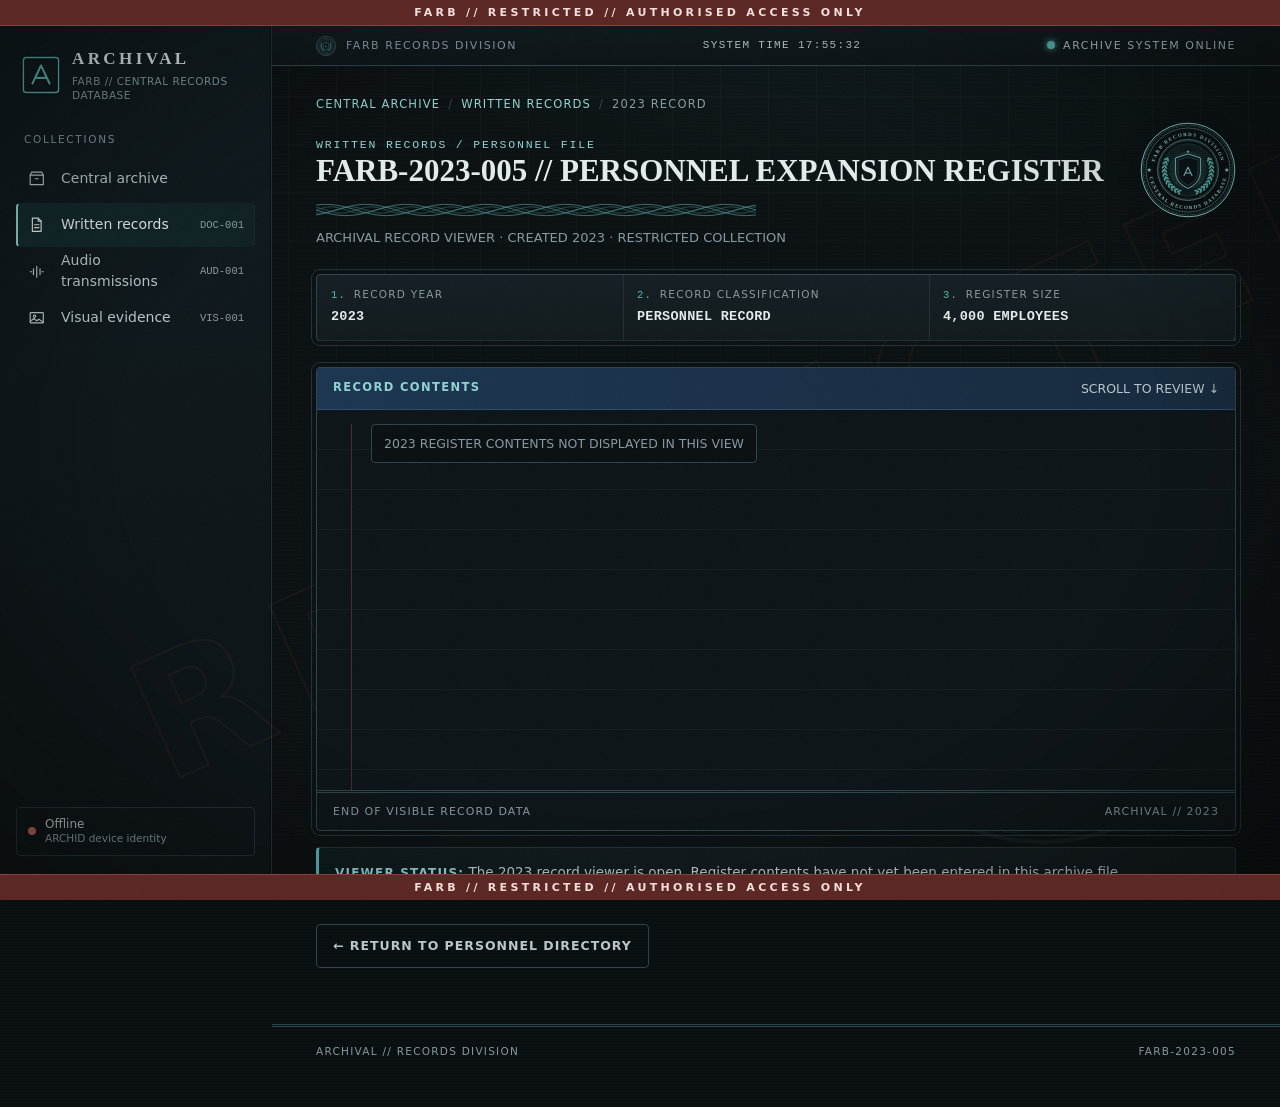
<file: documents/2023.html>
<!doctype html>
<html lang="en">
<head>
<meta charset="utf-8">
<meta name="viewport" content="width=device-width, initial-scale=1, viewport-fit=cover">
<meta name="theme-color" content="#0a0f11">
<meta name="description" content="ARCHIVAL — FARB-2023-005 // PERSONNEL EXPANSION REGISTER.">
<title>2023 Record — ARCHIVAL</title>
<link rel="stylesheet" href="../assets/css/archival.css">
<link rel="stylesheet" href="../assets/css/archival-fx.css">
</head>
<body>
<div class="cls-bar cls-top" role="note">FARB // RESTRICTED // AUTHORISED ACCESS ONLY</div>
<div class="cls-bar cls-bottom" aria-hidden="true">FARB // RESTRICTED // AUTHORISED ACCESS ONLY</div>
<svg width="0" height="0" style="position:absolute" aria-hidden="true" focusable="false"><defs>
<symbol id="i-mark" viewBox="0 0 40 40"><rect x="1.5" y="1.5" width="37" height="37" rx="3" fill="none" stroke="currentColor" stroke-width="1.5"/><path d="M11 29 20 10l9 19M14.5 23h11" fill="none" stroke="currentColor" stroke-width="2.2" stroke-linecap="round" stroke-linejoin="round"/></symbol>
<symbol id="i-archive" viewBox="0 0 24 24"><path d="M3 7h18v13H3z"/><path d="M3 7l2-4h14l2 4"/><path d="M10 12h4"/></symbol>
<symbol id="i-doc" viewBox="0 0 24 24"><path d="M6 3h8l4 4v14H6z"/><path d="M14 3v4h4"/><path d="M9 12h6M9 16h6"/></symbol>
<symbol id="i-audio" viewBox="0 0 24 24"><path d="M3 12h2M7.5 8v8M12 4.5v15M16.5 8v8M21 12h-2"/></symbol>
<symbol id="i-image" viewBox="0 0 24 24"><rect x="3" y="5" width="18" height="14" rx="1"/><circle cx="9" cy="10" r="1.6"/><path d="M3 17l5-4 4 3 3-2 6 4"/></symbol>
<symbol id="i-search" viewBox="0 0 24 24"><circle cx="11" cy="11" r="6"/><path d="M16 16l5 5"/></symbol>
<symbol id="i-open" viewBox="0 0 24 24"><path d="M9 5h10v10"/><path d="M19 5 8 16"/></symbol>
<symbol id="i-go" viewBox="0 0 24 24"><path d="M5 12h14M13 6l6 6-6 6"/></symbol>
</defs></svg>
<div class="shell">
<aside class="rail">
<a class="brand" href="../" aria-label="ARCHIVAL home">
<svg class="brand-mark" aria-hidden="true"><use href="#i-mark"/></svg>
<span><span class="brand-name">ARCHIVAL</span><span class="brand-sub" style="display:block">FARB // CENTRAL RECORDS DATABASE</span></span>
</a>
<nav class="nav" aria-label="Archive collections">
<p class="nav-label">Collections</p>
<a href="../"><svg class="icon" aria-hidden="true"><use href="#i-archive"/></svg><span>Central archive</span><span></span></a>
<a href="../documents/" aria-current="page"><svg class="icon" aria-hidden="true"><use href="#i-doc"/></svg><span>Written records</span><span class="code">DOC-001</span></a>
<a href="../audio/"><svg class="icon" aria-hidden="true"><use href="#i-audio"/></svg><span>Audio transmissions</span><span class="code">AUD-001</span></a>
<a href="../visual/"><svg class="icon" aria-hidden="true"><use href="#i-image"/></svg><span>Visual evidence</span><span class="code">VIS-001</span></a>
</nav>
<div class="rail-foot">
<div class="chip" data-archid-chip><span class="dot"></span><span><span data-archid-label>Connecting</span><small>ARCHID device identity</small></span></div>
</div>
</aside>
<div class="stage">
<div class="banner"><span class="hide-sm">FARB records division</span><span class="status"><span class="dot"></span>ARCHIVE SYSTEM ONLINE</span></div>
<main class="main" id="main">
<nav class="crumbs" aria-label="Breadcrumb"><a href="../">Central archive</a> <span class="sep" aria-hidden="true">/</span> <a href="index.html">Written records</a> <span class="sep" aria-hidden="true">/</span> <span aria-current="page">2023 record</span></nav>

<div class="record-no">WRITTEN RECORDS / PERSONNEL FILE</div>
<h1 class="record-title">FARB-2023-005 // PERSONNEL EXPANSION REGISTER</h1>
<p class="subtitle">ARCHIVAL RECORD VIEWER · CREATED 2023 · RESTRICTED COLLECTION</p>
<dl class="control">
<div><dt>Record year</dt><dd>2023</dd></div>
<div><dt>Record classification</dt><dd>PERSONNEL RECORD</dd></div>
<div><dt>Register size</dt><dd>4,000 EMPLOYEES</dd></div>
</dl>
<section class="viewer" aria-label="Scrollable 2023 record viewer">
<div class="viewer-head"><span>Record contents</span><span>SCROLL TO REVIEW ↓</span></div>
<div class="scroll-window sheet" tabindex="0" aria-label="Scrollable 2023 register area">
<div class="scroll-space"><div class="scroll-note">2023 REGISTER CONTENTS NOT DISPLAYED IN THIS VIEW</div></div>
</div>
<div class="viewer-foot"><span>END OF VISIBLE RECORD DATA</span><span>ARCHIVAL // 2023</span></div>
</section>
<p class="notice" style="margin-top:16px"><strong>VIEWER STATUS:</strong> The 2023 record viewer is open. Register contents have not yet been entered in this archive file.</p>
<div class="btn-row"><a class="btn quiet" href="index.html">← RETURN TO PERSONNEL DIRECTORY</a></div>

</main>
<footer class="foot"><span>ARCHIVAL // RECORDS DIVISION</span><span>FARB-2023-005</span></footer>
</div>
</div>
<script src="../assets/js/archid.js"></script>
<script src="../assets/js/archival-fx.js"></script>
<script src="../assets/js/archival-ui.js"></script>
</body>
</html>
</file>
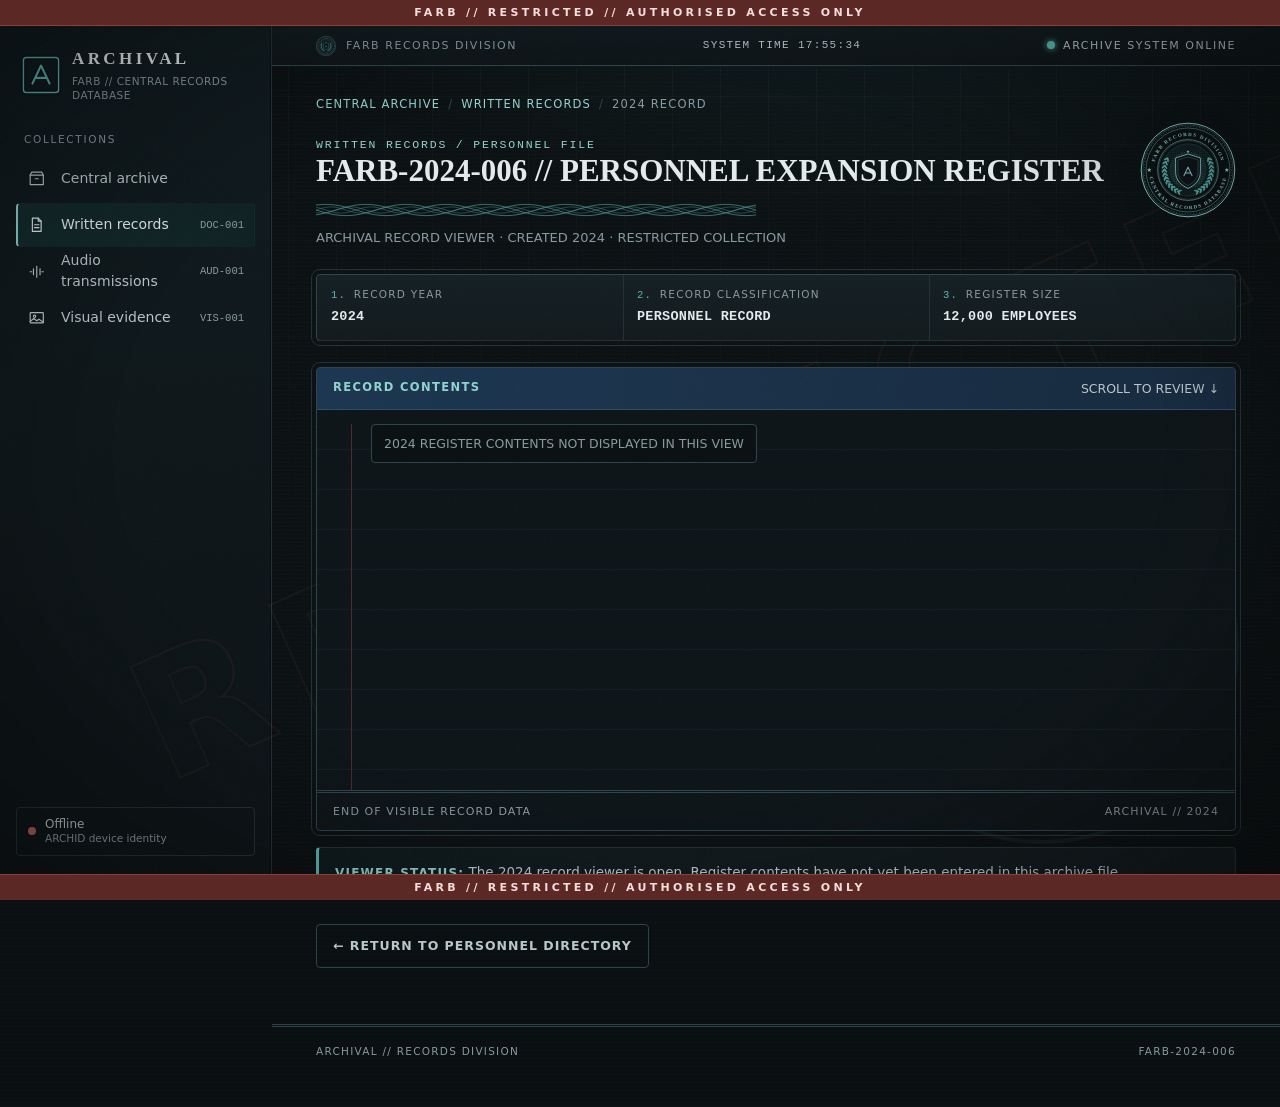
<file: documents/2024.html>
<!doctype html>
<html lang="en">
<head>
<meta charset="utf-8">
<meta name="viewport" content="width=device-width, initial-scale=1, viewport-fit=cover">
<meta name="theme-color" content="#0a0f11">
<meta name="description" content="ARCHIVAL — FARB-2024-006 // PERSONNEL EXPANSION REGISTER.">
<title>2024 Record — ARCHIVAL</title>
<link rel="stylesheet" href="../assets/css/archival.css">
<link rel="stylesheet" href="../assets/css/archival-fx.css">
</head>
<body>
<div class="cls-bar cls-top" role="note">FARB // RESTRICTED // AUTHORISED ACCESS ONLY</div>
<div class="cls-bar cls-bottom" aria-hidden="true">FARB // RESTRICTED // AUTHORISED ACCESS ONLY</div>
<svg width="0" height="0" style="position:absolute" aria-hidden="true" focusable="false"><defs>
<symbol id="i-mark" viewBox="0 0 40 40"><rect x="1.5" y="1.5" width="37" height="37" rx="3" fill="none" stroke="currentColor" stroke-width="1.5"/><path d="M11 29 20 10l9 19M14.5 23h11" fill="none" stroke="currentColor" stroke-width="2.2" stroke-linecap="round" stroke-linejoin="round"/></symbol>
<symbol id="i-archive" viewBox="0 0 24 24"><path d="M3 7h18v13H3z"/><path d="M3 7l2-4h14l2 4"/><path d="M10 12h4"/></symbol>
<symbol id="i-doc" viewBox="0 0 24 24"><path d="M6 3h8l4 4v14H6z"/><path d="M14 3v4h4"/><path d="M9 12h6M9 16h6"/></symbol>
<symbol id="i-audio" viewBox="0 0 24 24"><path d="M3 12h2M7.5 8v8M12 4.5v15M16.5 8v8M21 12h-2"/></symbol>
<symbol id="i-image" viewBox="0 0 24 24"><rect x="3" y="5" width="18" height="14" rx="1"/><circle cx="9" cy="10" r="1.6"/><path d="M3 17l5-4 4 3 3-2 6 4"/></symbol>
<symbol id="i-search" viewBox="0 0 24 24"><circle cx="11" cy="11" r="6"/><path d="M16 16l5 5"/></symbol>
<symbol id="i-open" viewBox="0 0 24 24"><path d="M9 5h10v10"/><path d="M19 5 8 16"/></symbol>
<symbol id="i-go" viewBox="0 0 24 24"><path d="M5 12h14M13 6l6 6-6 6"/></symbol>
</defs></svg>
<div class="shell">
<aside class="rail">
<a class="brand" href="../" aria-label="ARCHIVAL home">
<svg class="brand-mark" aria-hidden="true"><use href="#i-mark"/></svg>
<span><span class="brand-name">ARCHIVAL</span><span class="brand-sub" style="display:block">FARB // CENTRAL RECORDS DATABASE</span></span>
</a>
<nav class="nav" aria-label="Archive collections">
<p class="nav-label">Collections</p>
<a href="../"><svg class="icon" aria-hidden="true"><use href="#i-archive"/></svg><span>Central archive</span><span></span></a>
<a href="../documents/" aria-current="page"><svg class="icon" aria-hidden="true"><use href="#i-doc"/></svg><span>Written records</span><span class="code">DOC-001</span></a>
<a href="../audio/"><svg class="icon" aria-hidden="true"><use href="#i-audio"/></svg><span>Audio transmissions</span><span class="code">AUD-001</span></a>
<a href="../visual/"><svg class="icon" aria-hidden="true"><use href="#i-image"/></svg><span>Visual evidence</span><span class="code">VIS-001</span></a>
</nav>
<div class="rail-foot">
<div class="chip" data-archid-chip><span class="dot"></span><span><span data-archid-label>Connecting</span><small>ARCHID device identity</small></span></div>
</div>
</aside>
<div class="stage">
<div class="banner"><span class="hide-sm">FARB records division</span><span class="status"><span class="dot"></span>ARCHIVE SYSTEM ONLINE</span></div>
<main class="main" id="main">
<nav class="crumbs" aria-label="Breadcrumb"><a href="../">Central archive</a> <span class="sep" aria-hidden="true">/</span> <a href="index.html">Written records</a> <span class="sep" aria-hidden="true">/</span> <span aria-current="page">2024 record</span></nav>

<div class="record-no">WRITTEN RECORDS / PERSONNEL FILE</div>
<h1 class="record-title">FARB-2024-006 // PERSONNEL EXPANSION REGISTER</h1>
<p class="subtitle">ARCHIVAL RECORD VIEWER · CREATED 2024 · RESTRICTED COLLECTION</p>
<dl class="control">
<div><dt>Record year</dt><dd>2024</dd></div>
<div><dt>Record classification</dt><dd>PERSONNEL RECORD</dd></div>
<div><dt>Register size</dt><dd>12,000 EMPLOYEES</dd></div>
</dl>
<section class="viewer" aria-label="Scrollable 2024 record viewer">
<div class="viewer-head"><span>Record contents</span><span>SCROLL TO REVIEW ↓</span></div>
<div class="scroll-window sheet" tabindex="0" aria-label="Scrollable 2024 register area">
<div class="scroll-space"><div class="scroll-note">2024 REGISTER CONTENTS NOT DISPLAYED IN THIS VIEW</div></div>
</div>
<div class="viewer-foot"><span>END OF VISIBLE RECORD DATA</span><span>ARCHIVAL // 2024</span></div>
</section>
<p class="notice" style="margin-top:16px"><strong>VIEWER STATUS:</strong> The 2024 record viewer is open. Register contents have not yet been entered in this archive file.</p>
<div class="btn-row"><a class="btn quiet" href="index.html">← RETURN TO PERSONNEL DIRECTORY</a></div>

</main>
<footer class="foot"><span>ARCHIVAL // RECORDS DIVISION</span><span>FARB-2024-006</span></footer>
</div>
</div>
<script src="../assets/js/archid.js"></script>
<script src="../assets/js/archival-fx.js"></script>
<script src="../assets/js/archival-ui.js"></script>
</body>
</html>
</file>
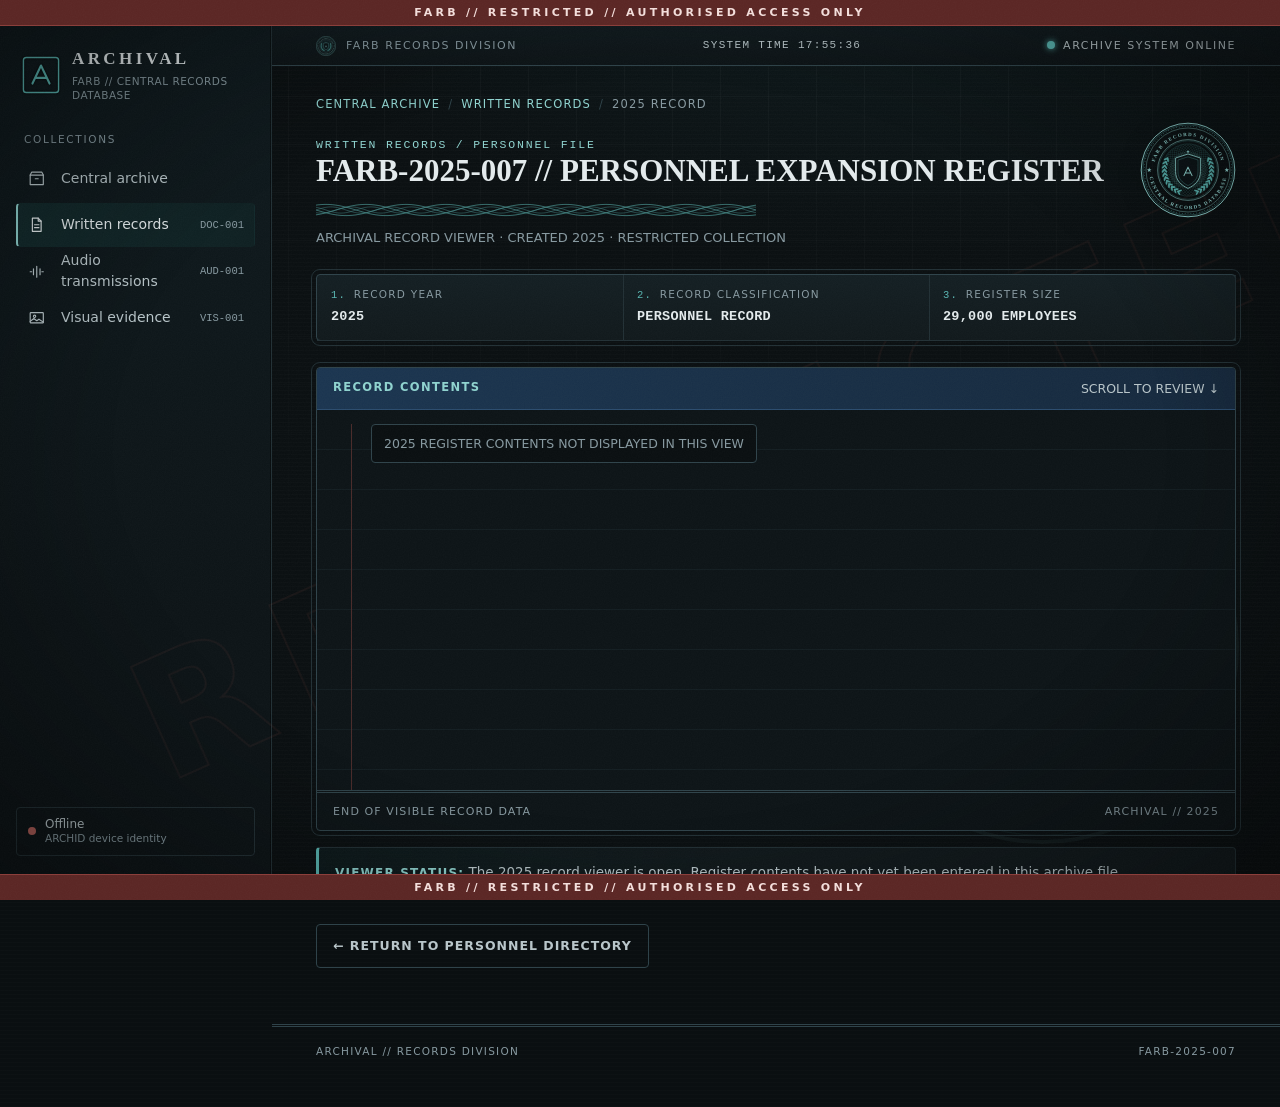
<file: documents/2025.html>
<!doctype html>
<html lang="en">
<head>
<meta charset="utf-8">
<meta name="viewport" content="width=device-width, initial-scale=1, viewport-fit=cover">
<meta name="theme-color" content="#0a0f11">
<meta name="description" content="ARCHIVAL — FARB-2025-007 // PERSONNEL EXPANSION REGISTER.">
<title>2025 Record — ARCHIVAL</title>
<link rel="stylesheet" href="../assets/css/archival.css">
<link rel="stylesheet" href="../assets/css/archival-fx.css">
</head>
<body>
<div class="cls-bar cls-top" role="note">FARB // RESTRICTED // AUTHORISED ACCESS ONLY</div>
<div class="cls-bar cls-bottom" aria-hidden="true">FARB // RESTRICTED // AUTHORISED ACCESS ONLY</div>
<svg width="0" height="0" style="position:absolute" aria-hidden="true" focusable="false"><defs>
<symbol id="i-mark" viewBox="0 0 40 40"><rect x="1.5" y="1.5" width="37" height="37" rx="3" fill="none" stroke="currentColor" stroke-width="1.5"/><path d="M11 29 20 10l9 19M14.5 23h11" fill="none" stroke="currentColor" stroke-width="2.2" stroke-linecap="round" stroke-linejoin="round"/></symbol>
<symbol id="i-archive" viewBox="0 0 24 24"><path d="M3 7h18v13H3z"/><path d="M3 7l2-4h14l2 4"/><path d="M10 12h4"/></symbol>
<symbol id="i-doc" viewBox="0 0 24 24"><path d="M6 3h8l4 4v14H6z"/><path d="M14 3v4h4"/><path d="M9 12h6M9 16h6"/></symbol>
<symbol id="i-audio" viewBox="0 0 24 24"><path d="M3 12h2M7.5 8v8M12 4.5v15M16.5 8v8M21 12h-2"/></symbol>
<symbol id="i-image" viewBox="0 0 24 24"><rect x="3" y="5" width="18" height="14" rx="1"/><circle cx="9" cy="10" r="1.6"/><path d="M3 17l5-4 4 3 3-2 6 4"/></symbol>
<symbol id="i-search" viewBox="0 0 24 24"><circle cx="11" cy="11" r="6"/><path d="M16 16l5 5"/></symbol>
<symbol id="i-open" viewBox="0 0 24 24"><path d="M9 5h10v10"/><path d="M19 5 8 16"/></symbol>
<symbol id="i-go" viewBox="0 0 24 24"><path d="M5 12h14M13 6l6 6-6 6"/></symbol>
</defs></svg>
<div class="shell">
<aside class="rail">
<a class="brand" href="../" aria-label="ARCHIVAL home">
<svg class="brand-mark" aria-hidden="true"><use href="#i-mark"/></svg>
<span><span class="brand-name">ARCHIVAL</span><span class="brand-sub" style="display:block">FARB // CENTRAL RECORDS DATABASE</span></span>
</a>
<nav class="nav" aria-label="Archive collections">
<p class="nav-label">Collections</p>
<a href="../"><svg class="icon" aria-hidden="true"><use href="#i-archive"/></svg><span>Central archive</span><span></span></a>
<a href="../documents/" aria-current="page"><svg class="icon" aria-hidden="true"><use href="#i-doc"/></svg><span>Written records</span><span class="code">DOC-001</span></a>
<a href="../audio/"><svg class="icon" aria-hidden="true"><use href="#i-audio"/></svg><span>Audio transmissions</span><span class="code">AUD-001</span></a>
<a href="../visual/"><svg class="icon" aria-hidden="true"><use href="#i-image"/></svg><span>Visual evidence</span><span class="code">VIS-001</span></a>
</nav>
<div class="rail-foot">
<div class="chip" data-archid-chip><span class="dot"></span><span><span data-archid-label>Connecting</span><small>ARCHID device identity</small></span></div>
</div>
</aside>
<div class="stage">
<div class="banner"><span class="hide-sm">FARB records division</span><span class="status"><span class="dot"></span>ARCHIVE SYSTEM ONLINE</span></div>
<main class="main" id="main">
<nav class="crumbs" aria-label="Breadcrumb"><a href="../">Central archive</a> <span class="sep" aria-hidden="true">/</span> <a href="index.html">Written records</a> <span class="sep" aria-hidden="true">/</span> <span aria-current="page">2025 record</span></nav>

<div class="record-no">WRITTEN RECORDS / PERSONNEL FILE</div>
<h1 class="record-title">FARB-2025-007 // PERSONNEL EXPANSION REGISTER</h1>
<p class="subtitle">ARCHIVAL RECORD VIEWER · CREATED 2025 · RESTRICTED COLLECTION</p>
<dl class="control">
<div><dt>Record year</dt><dd>2025</dd></div>
<div><dt>Record classification</dt><dd>PERSONNEL RECORD</dd></div>
<div><dt>Register size</dt><dd>29,000 EMPLOYEES</dd></div>
</dl>
<section class="viewer" aria-label="Scrollable 2025 record viewer">
<div class="viewer-head"><span>Record contents</span><span>SCROLL TO REVIEW ↓</span></div>
<div class="scroll-window sheet" tabindex="0" aria-label="Scrollable 2025 register area">
<div class="scroll-space"><div class="scroll-note">2025 REGISTER CONTENTS NOT DISPLAYED IN THIS VIEW</div></div>
</div>
<div class="viewer-foot"><span>END OF VISIBLE RECORD DATA</span><span>ARCHIVAL // 2025</span></div>
</section>
<p class="notice" style="margin-top:16px"><strong>VIEWER STATUS:</strong> The 2025 record viewer is open. Register contents have not yet been entered in this archive file.</p>
<div class="btn-row"><a class="btn quiet" href="index.html">← RETURN TO PERSONNEL DIRECTORY</a></div>

</main>
<footer class="foot"><span>ARCHIVAL // RECORDS DIVISION</span><span>FARB-2025-007</span></footer>
</div>
</div>
<script src="../assets/js/archid.js"></script>
<script src="../assets/js/archival-fx.js"></script>
<script src="../assets/js/archival-ui.js"></script>
</body>
</html>
</file>
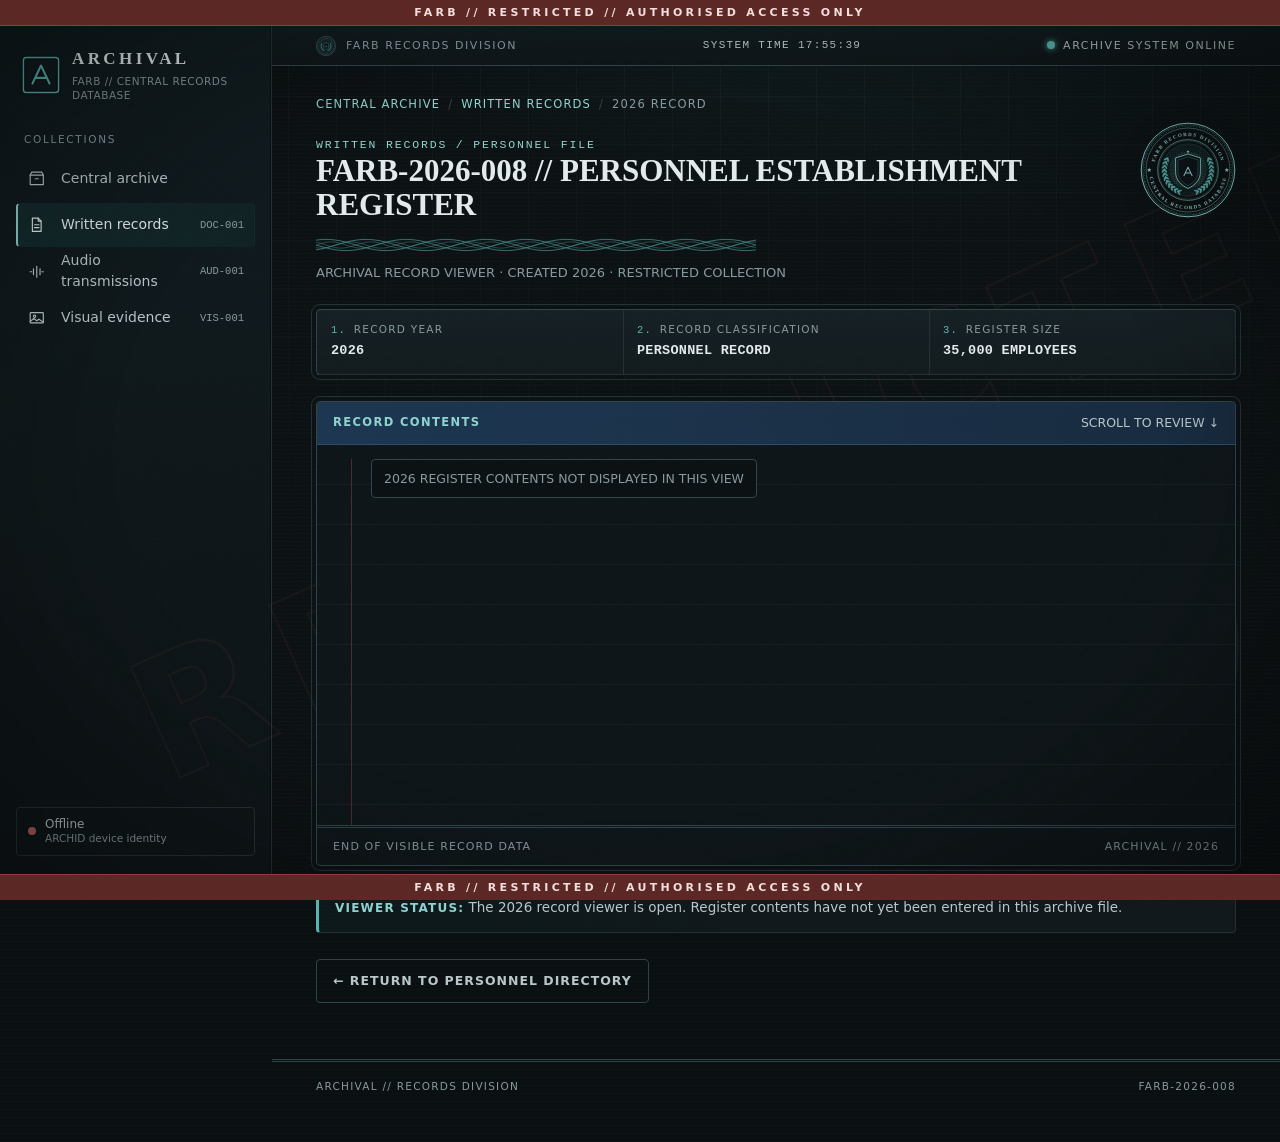
<file: documents/2026.html>
<!doctype html>
<html lang="en">
<head>
<meta charset="utf-8">
<meta name="viewport" content="width=device-width, initial-scale=1, viewport-fit=cover">
<meta name="theme-color" content="#0a0f11">
<meta name="description" content="ARCHIVAL — FARB-2026-008 // PERSONNEL ESTABLISHMENT REGISTER.">
<title>2026 Record — ARCHIVAL</title>
<link rel="stylesheet" href="../assets/css/archival.css">
<link rel="stylesheet" href="../assets/css/archival-fx.css">
</head>
<body>
<div class="cls-bar cls-top" role="note">FARB // RESTRICTED // AUTHORISED ACCESS ONLY</div>
<div class="cls-bar cls-bottom" aria-hidden="true">FARB // RESTRICTED // AUTHORISED ACCESS ONLY</div>
<svg width="0" height="0" style="position:absolute" aria-hidden="true" focusable="false"><defs>
<symbol id="i-mark" viewBox="0 0 40 40"><rect x="1.5" y="1.5" width="37" height="37" rx="3" fill="none" stroke="currentColor" stroke-width="1.5"/><path d="M11 29 20 10l9 19M14.5 23h11" fill="none" stroke="currentColor" stroke-width="2.2" stroke-linecap="round" stroke-linejoin="round"/></symbol>
<symbol id="i-archive" viewBox="0 0 24 24"><path d="M3 7h18v13H3z"/><path d="M3 7l2-4h14l2 4"/><path d="M10 12h4"/></symbol>
<symbol id="i-doc" viewBox="0 0 24 24"><path d="M6 3h8l4 4v14H6z"/><path d="M14 3v4h4"/><path d="M9 12h6M9 16h6"/></symbol>
<symbol id="i-audio" viewBox="0 0 24 24"><path d="M3 12h2M7.5 8v8M12 4.5v15M16.5 8v8M21 12h-2"/></symbol>
<symbol id="i-image" viewBox="0 0 24 24"><rect x="3" y="5" width="18" height="14" rx="1"/><circle cx="9" cy="10" r="1.6"/><path d="M3 17l5-4 4 3 3-2 6 4"/></symbol>
<symbol id="i-search" viewBox="0 0 24 24"><circle cx="11" cy="11" r="6"/><path d="M16 16l5 5"/></symbol>
<symbol id="i-open" viewBox="0 0 24 24"><path d="M9 5h10v10"/><path d="M19 5 8 16"/></symbol>
<symbol id="i-go" viewBox="0 0 24 24"><path d="M5 12h14M13 6l6 6-6 6"/></symbol>
</defs></svg>
<div class="shell">
<aside class="rail">
<a class="brand" href="../" aria-label="ARCHIVAL home">
<svg class="brand-mark" aria-hidden="true"><use href="#i-mark"/></svg>
<span><span class="brand-name">ARCHIVAL</span><span class="brand-sub" style="display:block">FARB // CENTRAL RECORDS DATABASE</span></span>
</a>
<nav class="nav" aria-label="Archive collections">
<p class="nav-label">Collections</p>
<a href="../"><svg class="icon" aria-hidden="true"><use href="#i-archive"/></svg><span>Central archive</span><span></span></a>
<a href="../documents/" aria-current="page"><svg class="icon" aria-hidden="true"><use href="#i-doc"/></svg><span>Written records</span><span class="code">DOC-001</span></a>
<a href="../audio/"><svg class="icon" aria-hidden="true"><use href="#i-audio"/></svg><span>Audio transmissions</span><span class="code">AUD-001</span></a>
<a href="../visual/"><svg class="icon" aria-hidden="true"><use href="#i-image"/></svg><span>Visual evidence</span><span class="code">VIS-001</span></a>
</nav>
<div class="rail-foot">
<div class="chip" data-archid-chip><span class="dot"></span><span><span data-archid-label>Connecting</span><small>ARCHID device identity</small></span></div>
</div>
</aside>
<div class="stage">
<div class="banner"><span class="hide-sm">FARB records division</span><span class="status"><span class="dot"></span>ARCHIVE SYSTEM ONLINE</span></div>
<main class="main" id="main">
<nav class="crumbs" aria-label="Breadcrumb"><a href="../">Central archive</a> <span class="sep" aria-hidden="true">/</span> <a href="index.html">Written records</a> <span class="sep" aria-hidden="true">/</span> <span aria-current="page">2026 record</span></nav>

<div class="record-no">WRITTEN RECORDS / PERSONNEL FILE</div>
<h1 class="record-title">FARB-2026-008 // PERSONNEL ESTABLISHMENT REGISTER</h1>
<p class="subtitle">ARCHIVAL RECORD VIEWER · CREATED 2026 · RESTRICTED COLLECTION</p>
<dl class="control">
<div><dt>Record year</dt><dd>2026</dd></div>
<div><dt>Record classification</dt><dd>PERSONNEL RECORD</dd></div>
<div><dt>Register size</dt><dd>35,000 EMPLOYEES</dd></div>
</dl>
<section class="viewer" aria-label="Scrollable 2026 record viewer">
<div class="viewer-head"><span>Record contents</span><span>SCROLL TO REVIEW ↓</span></div>
<div class="scroll-window sheet" tabindex="0" aria-label="Scrollable 2026 register area">
<div class="scroll-space"><div class="scroll-note">2026 REGISTER CONTENTS NOT DISPLAYED IN THIS VIEW</div></div>
</div>
<div class="viewer-foot"><span>END OF VISIBLE RECORD DATA</span><span>ARCHIVAL // 2026</span></div>
</section>
<p class="notice" style="margin-top:16px"><strong>VIEWER STATUS:</strong> The 2026 record viewer is open. Register contents have not yet been entered in this archive file.</p>
<div class="btn-row"><a class="btn quiet" href="index.html">← RETURN TO PERSONNEL DIRECTORY</a></div>

</main>
<footer class="foot"><span>ARCHIVAL // RECORDS DIVISION</span><span>FARB-2026-008</span></footer>
</div>
</div>
<script src="../assets/js/archid.js"></script>
<script src="../assets/js/archival-fx.js"></script>
<script src="../assets/js/archival-ui.js"></script>
</body>
</html>
</file>
<file: assets/css/archival.css>
/* ARCHIVAL design system — shared by every page.
   Tokens first, then shell, then components, then section-specific rules. */

:root {
  color-scheme: dark;
  --ink: #0a0f11;
  --ink-2: #0d1417;
  --slate: #11191c;
  --slate-2: #151f23;
  --line: #223035;
  --line-2: #2f434a;
  --folder: #16293d;
  --folder-2: #1b3550;
  --folder-edge: #2b4c6e;
  --folder-hi: #7fb0d8;
  --text: #e3eaec;
  --text-2: #b9c6ca;
  --muted: #8799a0;
  --cyan: #58b4b0;
  --cyan-2: #8fd3cf;
  --cyan-bg: #12292b;
  --red: #b4605a;
  --red-2: #d58f89;
  --red-bg: #261615;
  --radius: 4px;
  --rail: 272px;
  --font: Bahnschrift, "Segoe UI Variable Text", "Segoe UI", "SF Pro Text", system-ui, -apple-system, "Helvetica Neue", Arial, sans-serif;
  --mono: ui-monospace, "SF Mono", "Cascadia Mono", Consolas, "Liberation Mono", monospace;
  font-family: var(--font);
}

* { box-sizing: border-box; }
html { min-width: 320px; -webkit-text-size-adjust: 100%; text-size-adjust: 100%; scroll-padding-top: 16px; }
body {
  margin: 0;
  min-height: 100vh;
  min-height: 100svh;
  background:
    linear-gradient(var(--ink), var(--ink)) padding-box,
    var(--ink);
  background-color: var(--ink);
  color: var(--text);
  font-size: 15px;
  line-height: 1.55;
  overflow-x: hidden;
}
body::before {
  /* faint registration grid, fixed behind everything */
  content: "";
  position: fixed;
  inset: 0;
  z-index: -1;
  pointer-events: none;
  background-image:
    linear-gradient(to right, #ffffff08 1px, transparent 1px),
    linear-gradient(to bottom, #ffffff08 1px, transparent 1px);
  background-size: 48px 48px;
  mask-image: linear-gradient(to bottom, #000 0, transparent 70%);
  -webkit-mask-image: linear-gradient(to bottom, #000 0, transparent 70%);
}
a { color: inherit; text-decoration: none; }
button, input { font: inherit; color: inherit; }
:focus-visible { outline: 2px solid var(--cyan-2); outline-offset: 3px; }
.sr-only { position: absolute; width: 1px; height: 1px; margin: -1px; padding: 0; overflow: hidden; clip: rect(0 0 0 0); white-space: nowrap; border: 0; }
.icon { width: 1.25em; height: 1.25em; flex: 0 0 auto; fill: none; stroke: currentColor; stroke-width: 1.6; stroke-linecap: round; stroke-linejoin: round; }

/* ---------- Shell ---------- */
.shell { display: grid; grid-template-columns: var(--rail) minmax(0, 1fr); min-height: 100vh; min-height: 100svh; }

.rail {
  position: sticky;
  top: 0;
  align-self: start;
  height: 100vh;
  height: 100svh;
  display: flex;
  flex-direction: column;
  gap: 28px;
  padding: 22px 16px 18px;
  border-right: 1px solid var(--line);
  background: linear-gradient(180deg, var(--slate), var(--ink-2));
}
.brand { display: flex; align-items: center; gap: 12px; min-width: 0; padding: 0 6px; }
.brand-mark { width: 38px; height: 38px; flex: 0 0 38px; color: var(--cyan); }
.brand-name { font-size: 17px; font-weight: 700; letter-spacing: .16em; line-height: 1.1; }
.brand-sub { margin-top: 4px; color: var(--muted); font-size: 10.5px; letter-spacing: .05em; line-height: 1.3; }

.nav { display: flex; flex-direction: column; gap: 2px; }
.nav-label { margin: 0 8px 8px; color: var(--muted); font-size: 11px; letter-spacing: .04em; }
.nav a {
  display: grid;
  grid-template-columns: 22px 1fr auto;
  align-items: center;
  gap: 11px;
  min-height: 44px;
  padding: 0 10px;
  border: 1px solid transparent;
  border-left: 2px solid transparent;
  border-radius: var(--radius);
  color: var(--text-2);
  font-size: 14px;
  transition: background-color .15s, border-color .15s, color .15s;
}
.nav a:hover { background: var(--slate-2); color: var(--text); }
.nav a[aria-current="page"] { background: var(--cyan-bg); border-left-color: var(--cyan); color: var(--text); }
.nav .code { color: var(--muted); font-family: var(--mono); font-size: 10.5px; }

.rail-foot { margin-top: auto; display: grid; gap: 10px; }
.chip {
  display: flex;
  align-items: center;
  gap: 9px;
  padding: 9px 11px;
  border: 1px solid var(--line);
  border-radius: var(--radius);
  background: var(--ink-2);
  color: var(--text-2);
  font-size: 12px;
  line-height: 1.3;
}
.chip small { display: block; color: var(--muted); font-size: 10.5px; }
.dot { width: 8px; height: 8px; flex: 0 0 8px; border-radius: 50%; background: var(--muted); }
.dot.ok { background: var(--cyan); }
.dot.warn { background: var(--red); }

.stage { min-width: 0; display: flex; flex-direction: column; }
.banner {
  display: flex;
  align-items: center;
  justify-content: space-between;
  gap: 16px;
  min-height: 40px;
  padding: 0 clamp(18px, 4vw, 44px);
  border-bottom: 1px solid var(--line);
  background: var(--ink-2);
  color: var(--muted);
  font-size: 12px;
}
.banner .status { display: inline-flex; align-items: center; gap: 8px; color: var(--text-2); }
.banner .status .dot { background: var(--cyan); }
.main { flex: 1; width: 100%; max-width: 1080px; padding: 30px clamp(18px, 4vw, 44px) 56px; }
.foot {
  display: flex;
  justify-content: space-between;
  gap: 16px;
  padding: 16px clamp(18px, 4vw, 44px) 22px;
  border-top: 1px solid var(--line);
  color: var(--muted);
  font-size: 11.5px;
}

/* ---------- Page head ---------- */
.crumbs { display: flex; flex-wrap: wrap; align-items: center; gap: 8px; margin-bottom: 22px; color: var(--muted); font-size: 12.5px; }
.crumbs a { color: var(--cyan-2); }
.crumbs a:hover { text-decoration: underline; text-underline-offset: 3px; }
.crumbs .sep { color: var(--line-2); }
h1 { margin: 0 0 10px; font-size: clamp(27px, 4.2vw, 40px); font-weight: 600; line-height: 1.12; letter-spacing: -.02em; }
h1.record-title { font-size: clamp(21px, 3.1vw, 30px); font-family: var(--font); }
h2 { margin: 0; font-size: 15px; font-weight: 650; letter-spacing: .01em; }
.lede { max-width: 62ch; margin: 0; color: var(--text-2); }
.subtitle { margin: 0; color: var(--muted); font-size: 13px; }
.record-no { color: var(--cyan-2); font-family: var(--mono); font-size: 12px; }

/* Document control block: ruled form cells that carry real metadata */
.control {
  display: grid;
  grid-template-columns: repeat(auto-fit, minmax(150px, 1fr));
  margin: 26px 0;
  border: 1px solid var(--line-2);
  border-radius: var(--radius);
  background: var(--slate);
}
.control > div { padding: 11px 14px 12px; border-right: 1px solid var(--line); border-bottom: 1px solid var(--line); margin: 0 -1px -1px 0; min-width: 0; }
.control dt, .control .k { margin: 0; color: var(--muted); font-size: 11.5px; }
.control dd, .control .v { margin: 3px 0 0; color: var(--text); font-size: 14px; font-weight: 600; overflow-wrap: anywhere; }
.control .v.ok { color: var(--cyan-2); }
.control .v.alert { color: var(--red-2); }

.section-head { display: flex; align-items: baseline; justify-content: space-between; gap: 16px; margin: 0 0 14px; }
.section-head .note { color: var(--muted); font-size: 12.5px; }

/* Stamps are the one place capitals belong: they are classification marks */
.stamp {
  display: inline-block;
  padding: 5px 11px;
  border: 1.5px solid var(--red);
  border-radius: 2px;
  color: var(--red-2);
  font-size: 11.5px;
  font-weight: 700;
  letter-spacing: .14em;
  text-transform: uppercase;
}
.stamp.block { display: block; text-align: center; padding: 8px; }

.notice {
  margin: 0;
  padding: 13px 16px;
  border: 1px solid var(--line);
  border-left: 3px solid var(--cyan);
  border-radius: var(--radius);
  background: var(--slate);
  color: var(--text-2);
  font-size: 13.5px;
  line-height: 1.65;
}
.notice strong { color: var(--cyan-2); font-weight: 650; }

/* ---------- Buttons ---------- */
.btn {
  display: inline-flex;
  align-items: center;
  justify-content: center;
  gap: 8px;
  min-height: 44px;
  padding: 0 16px;
  border: 1px solid var(--cyan);
  border-radius: var(--radius);
  background: var(--cyan-bg);
  color: var(--cyan-2);
  font-size: 13.5px;
  font-weight: 650;
  cursor: pointer;
  transition: background-color .15s, border-color .15s;
  touch-action: manipulation;
}
.btn:hover { background: #17393b; border-color: var(--cyan-2); }
.btn.quiet { border-color: var(--line-2); background: transparent; color: var(--text-2); }
.btn.quiet:hover { border-color: var(--cyan); color: var(--text); }
.btn[disabled], .btn[aria-disabled="true"] { opacity: .45; pointer-events: none; }
.btn-row { display: flex; flex-wrap: wrap; gap: 10px; margin-top: 26px; }

/* ---------- Folder cards (collections and directories) ---------- */
.folders { display: grid; grid-template-columns: repeat(auto-fill, minmax(min(100%, 280px), 1fr)); gap: 18px; padding-top: 14px; }
.folder {
  position: relative;
  display: flex;
  flex-direction: column;
  gap: 14px;
  min-height: 164px;
  padding: 20px 18px 16px;
  border: 1px solid var(--folder-edge);
  border-radius: 0 var(--radius) var(--radius) var(--radius);
  background: linear-gradient(160deg, var(--folder-2), var(--folder));
  color: var(--text);
  text-align: left;
  cursor: pointer;
  transition: border-color .15s, background-color .15s, transform .15s;
  touch-action: manipulation;
}
.folder::before {
  /* the tab */
  content: "";
  position: absolute;
  left: -1px;
  top: -15px;
  width: 92px;
  height: 15px;
  border: 1px solid var(--folder-edge);
  border-bottom: 0;
  border-radius: 4px 9px 0 0;
  background: var(--folder-2);
  clip-path: polygon(0 0, calc(100% - 10px) 0, 100% 100%, 0 100%);
}
.folder:hover { border-color: var(--cyan); }
.folder:hover::before { border-color: var(--cyan); }
.folder .f-top { display: flex; align-items: center; justify-content: space-between; gap: 12px; }
.folder .f-icon { width: 34px; height: 34px; color: var(--folder-hi); }
.folder .f-code { color: var(--folder-hi); font-family: var(--mono); font-size: 11.5px; }
.folder .f-name { font-size: 17px; font-weight: 650; line-height: 1.25; }
.folder .f-desc { margin-top: 5px; color: var(--text-2); font-size: 13px; line-height: 1.5; }
.folder .f-meta { margin-top: auto; display: flex; align-items: center; justify-content: space-between; gap: 10px; padding-top: 12px; border-top: 1px solid var(--folder-edge); color: var(--text-2); font-size: 12.5px; }
.folder .f-meta strong { color: var(--text); font-weight: 650; }
.folder .folder-lock { display: inline-flex; align-items: center; gap: 6px; color: var(--cyan-2); font-size: 12px; font-weight: 650; }
.folder .go { color: var(--cyan-2); }
.folder-card-detail { margin-top: 5px; color: var(--text-2); font-size: 12.5px; line-height: 1.55; }

/* ---------- Boot sequence (home page, once per browser session) ---------- */
html.booting .shell { visibility: hidden; }
html.booting .home-control > div { animation: none; opacity: 0; }
@keyframes cell-in { from { opacity: 0; transform: translateY(6px); } to { opacity: 1; transform: none; } }
.home-control > div { animation: cell-in .5s ease both; }
.home-control > div:nth-child(2) { animation-delay: .15s; }
.home-control > div:nth-child(3) { animation-delay: .3s; }

.boot { position: fixed; inset: 0; z-index: 60; display: none; align-items: center; justify-content: center; padding: 24px; background: var(--ink); opacity: 1; transition: opacity .45s ease; }
html.booting .boot { display: flex; }
.boot.done { opacity: 0; pointer-events: none; }
.boot-inner { width: min(100%, 520px); }
.boot-mark { display: block; width: 44px; height: 44px; margin-bottom: 26px; color: var(--cyan); }
.boot-log { min-height: 168px; font-family: var(--mono); font-size: 13px; line-height: 1.9; color: var(--text-2); }
.boot-line { display: flex; gap: 8px; white-space: nowrap; }
.boot-line .t { flex: 0 0 auto; }
.boot-line .lead { flex: 1 1 0; min-width: 0; overflow: hidden; color: var(--line-2); }
.boot-line .s { flex: 0 0 auto; color: var(--cyan-2); }
.boot-line .s.warn { color: var(--red-2); }
.boot-line.head { color: var(--text); }
.boot-line.head .t { font-weight: 700; letter-spacing: .04em; }
.boot-cursor::after { content: ""; display: inline-block; width: .55em; height: 1em; margin-left: 3px; vertical-align: -2px; background: var(--cyan); animation: blink 1s steps(1) infinite; }
@keyframes blink { 50% { opacity: 0; } }
.boot-bar { height: 2px; margin-top: 18px; background: var(--line); overflow: hidden; }
.boot-bar span { display: block; width: 0; height: 100%; background: var(--cyan); transition: width .35s ease; }
.boot-skip { margin-top: 18px; padding: 8px 12px; border: 1px solid var(--line-2); border-radius: var(--radius); background: transparent; color: var(--muted); font-size: 12.5px; cursor: pointer; }
.boot-skip:hover { border-color: var(--cyan); color: var(--text); }
@media (max-width: 440px) { .boot-log { font-size: 11.5px; } }

/* ---------- Directory: access panel, dialog ---------- */
.panel { margin-top: 22px; padding: 16px; border: 1px solid var(--line-2); border-radius: var(--radius); background: var(--slate); }
.panel-title { margin: 0 0 12px; color: var(--cyan-2); font-size: 13px; font-weight: 650; }
.archid-grid { display: grid; grid-template-columns: 1fr 1fr; gap: 10px; margin: 0 0 12px; }
.archid-item { padding: 10px 12px; border: 1px solid var(--line); border-radius: var(--radius); background: var(--ink-2); }
.archid-item span { display: block; color: var(--muted); font-size: 11.5px; }
.archid-item strong { display: block; margin-top: 3px; font-size: 13.5px; }
.archid-note { margin: 12px 0 0; color: var(--muted); font-size: 12.5px; line-height: 1.6; }
.archid-check { min-height: 40px; padding: 0 14px; border: 1px solid var(--cyan); border-radius: var(--radius); background: var(--cyan-bg); color: var(--cyan-2); font-size: 12.5px; font-weight: 650; cursor: pointer; }
.archid-check:hover { background: #17393b; }

.overlay { position: fixed; inset: 0; z-index: 20; display: none; align-items: center; justify-content: center; padding: 16px; background: #04080ae6; overflow: auto; }
.overlay.open { display: flex; }
.dialog { width: min(100%, 640px); max-height: 92vh; max-height: 92svh; overflow: auto; border: 1px solid var(--line-2); border-radius: 6px; background: var(--slate); box-shadow: 0 24px 80px #000b; }
.dialog-head { display: flex; align-items: center; justify-content: space-between; gap: 12px; padding: 12px 16px; border-bottom: 1px solid var(--folder-edge); background: linear-gradient(100deg, var(--folder-2), var(--folder)); }
.dialog-label { color: var(--cyan-2); font-family: var(--mono); font-size: 12px; }
.close { width: 40px; height: 40px; border: 1px solid var(--line-2); border-radius: var(--radius); background: var(--ink-2); color: var(--text); font-size: 20px; line-height: 1; cursor: pointer; }
.close:hover { border-color: var(--cyan); }
.dialog-body { padding: 18px; }
.dialog .stamp.block { margin-bottom: 16px; }
.meta-grid { display: grid; grid-template-columns: 1fr 1fr; gap: 9px; margin-bottom: 18px; }
.meta-cell { padding: 10px 12px; border: 1px solid var(--line); border-radius: var(--radius); background: var(--ink-2); }
.meta-cell span { display: block; color: var(--muted); font-size: 11.5px; }
.meta-cell strong { display: block; margin-top: 3px; font-size: 13.5px; }
label.field { display: block; margin-bottom: 8px; color: var(--text-2); font-size: 13px; font-weight: 600; }
.password-row { display: flex; gap: 8px; }
.password-row input { flex: 1; min-width: 0; min-height: 44px; padding: 0 12px; border: 1px solid var(--line-2); border-radius: var(--radius); background: var(--ink); color: var(--text); font-family: var(--mono); font-size: 16px; letter-spacing: .2em; }
.password-row input::placeholder { letter-spacing: 0; font-family: var(--font); color: var(--muted); }
.password-row input:focus { border-color: var(--cyan); outline: none; box-shadow: 0 0 0 2px #58b4b033; }
.feedback { min-height: 22px; margin: 10px 0 0; color: var(--red-2); font-size: 13px; }
.unlocked { display: none; }
.unlocked.visible { display: block; }
.list-tools { display: flex; align-items: center; gap: 12px; margin: 0 0 12px; }
.list-tools .grow { flex: 1; min-width: 0; }
.list-tools .heading { color: var(--cyan-2); font-size: 13px; font-weight: 650; white-space: nowrap; }
.search { display: flex; align-items: center; gap: 8px; min-height: 40px; padding: 0 11px; border: 1px solid var(--line-2); border-radius: var(--radius); background: var(--ink); color: var(--muted); }
.search:focus-within { border-color: var(--cyan); }
.search input { flex: 1; min-width: 0; border: 0; background: transparent; color: var(--text); font-size: 14px; outline: none; }
.search input::placeholder { color: var(--muted); }
.file-list { display: grid; gap: 8px; margin: 0; padding: 0; list-style: none; }
.file-row { display: flex; align-items: center; gap: 14px; padding: 12px 14px; border: 1px solid var(--folder-edge); border-radius: var(--radius); background: linear-gradient(110deg, var(--folder-2), var(--folder)); transition: border-color .15s, background-color .15s; }
.file-row:hover { border-color: var(--cyan); }
.file-row[hidden] { display: none; }
.file-row .icon { width: 28px; height: 28px; color: var(--folder-hi); }
.file-title { font-size: 13.5px; font-weight: 650; line-height: 1.35; overflow-wrap: anywhere; }
.file-details { margin-top: 3px; color: var(--text-2); font-size: 12px; }
.file-status { margin-left: auto; flex: 0 0 auto; color: var(--cyan-2); font-size: 12.5px; font-weight: 650; }
.no-match { margin: 14px 0 0; color: var(--muted); font-size: 13px; }

/* ---------- Record viewer (yearly pages) ---------- */
.viewer { border: 1px solid var(--line-2); border-radius: var(--radius); background: var(--ink-2); overflow: hidden; }
.viewer-head { display: flex; align-items: center; justify-content: space-between; gap: 12px; padding: 11px 16px; border-bottom: 1px solid var(--folder-edge); background: linear-gradient(90deg, var(--folder-2), var(--folder)); font-size: 13px; font-weight: 650; }
.viewer-head span:first-child { color: var(--cyan-2); }
.viewer-head span:last-child { color: var(--text-2); font-weight: 500; font-size: 12.5px; }
.table-tools { display: flex; align-items: center; justify-content: space-between; gap: 14px; padding: 11px 14px; border-bottom: 1px solid var(--line); background: var(--slate); }
.table-tools .search { flex: 1; max-width: 440px; }
.result-count { color: var(--muted); font-size: 12.5px; white-space: nowrap; }
.scroll-window { max-height: 560px; overflow: auto; overscroll-behavior: contain; scrollbar-color: var(--folder-edge) var(--ink); scrollbar-width: thin; background: var(--ink-2); }
.record-table { width: 100%; min-width: 700px; border-collapse: collapse; font-size: 13.5px; }
.record-table th { position: sticky; top: 0; z-index: 2; padding: 11px 15px; border-bottom: 1px solid var(--folder-edge); background: var(--folder); color: var(--cyan-2); font-size: 12px; font-weight: 650; text-align: left; white-space: nowrap; }
.record-table td { padding: 10px 15px; border-bottom: 1px solid var(--line); color: var(--text); vertical-align: middle; }
.record-table tbody tr { transition: background-color .12s; }
.record-table tbody tr:nth-child(even) { background: #0f171a; }
.record-table tbody tr:hover { background: #142226; }
.record-table td:first-child { color: var(--folder-hi); font-family: var(--mono); font-size: 12px; white-space: nowrap; }
.record-table td:nth-child(2) { font-weight: 600; }
.record-table td:nth-child(3) { color: var(--text-2); font-variant-numeric: tabular-nums; white-space: nowrap; }
.record-table td:nth-child(4) { color: var(--text-2); }
.viewer-foot { display: flex; justify-content: space-between; gap: 10px; padding: 10px 16px; border-top: 1px solid var(--line); color: var(--muted); font-size: 12px; }

/* Blank register view: ruled sheet with a margin line, used where no entries have been filed */
.scroll-window.sheet { height: 380px; background: repeating-linear-gradient(180deg, transparent 0, transparent 39px, #1a272c 40px); position: relative; }
.scroll-space { position: relative; height: 1250px; }
.scroll-space::before { content: ""; position: absolute; left: 34px; top: 0; bottom: 0; width: 1px; background: #4a2b2a; }
.scroll-note { position: sticky; top: 14px; width: max-content; max-width: calc(100% - 70px); margin: 14px 14px 0 54px; padding: 9px 12px; border: 1px solid var(--line-2); border-radius: var(--radius); background: var(--ink); color: var(--muted); font-size: 12.5px; }


/* ---------- Audio archive ---------- */
.deck { border: 1px solid var(--line-2); border-radius: var(--radius); background: var(--slate); overflow: hidden; }
.deck-head { display: flex; align-items: center; justify-content: space-between; gap: 12px; padding: 10px 16px; border-bottom: 1px solid var(--line); background: var(--ink-2); color: var(--muted); font-size: 12.5px; }
.deck-body { display: grid; grid-template-columns: minmax(0, 1fr) 290px; }
.tx-list { min-width: 0; border-right: 1px solid var(--line); }
.tx-cols, .tx-row { display: grid; grid-template-columns: 96px minmax(0, 1fr) 74px 120px; gap: 12px; align-items: center; padding: 10px 16px; }
.tx-cols { border-bottom: 1px solid var(--folder-edge); background: var(--folder); color: var(--cyan-2); font-size: 12px; font-weight: 650; }
.tx-row { width: 100%; border: 0; border-bottom: 1px solid var(--line); background: transparent; color: var(--text); font-size: 13.5px; text-align: left; cursor: pointer; transition: background-color .12s; }
.tx-row:hover { background: #142226; }
.tx-row[aria-selected="true"] { background: var(--cyan-bg); box-shadow: inset 2px 0 0 var(--cyan); }
.tx-row .id { color: var(--folder-hi); font-family: var(--mono); font-size: 12px; }
.tx-row .dur { color: var(--text-2); font-variant-numeric: tabular-nums; }
.tx-row .cls { color: var(--red-2); font-size: 12px; }
.tx-empty { padding: 44px 24px; text-align: center; }
.tx-empty strong { display: block; font-size: 15px; font-weight: 650; }
.tx-empty p { max-width: 46ch; margin: 8px auto 0; color: var(--text-2); font-size: 13.5px; }
.player { display: flex; flex-direction: column; gap: 14px; padding: 16px; background: var(--ink-2); }
.player-title { margin: 0; font-size: 14px; font-weight: 650; }
.player-sub { margin: 3px 0 0; color: var(--muted); font-size: 12.5px; }
.scope { display: block; width: 100%; height: 74px; border: 1px solid var(--line); border-radius: var(--radius); background: var(--ink); color: var(--cyan); }
.scope .base { stroke: var(--line-2); stroke-width: 1; }
.scope .trace { fill: none; stroke: currentColor; stroke-width: 1.4; }
.player audio { width: 100%; }
.player audio[hidden] { display: none; }
.player-state { margin: 0; color: var(--muted); font-size: 12.5px; }

/* ---------- Evidence archive ---------- */
.evidence-grid { display: grid; grid-template-columns: repeat(auto-fill, minmax(min(100%, 230px), 1fr)); gap: 14px; }
.ev-card { display: flex; flex-direction: column; border: 1px solid var(--folder-edge); border-radius: var(--radius); background: var(--folder); color: var(--text); text-align: left; cursor: pointer; overflow: hidden; transition: border-color .15s; }
.ev-card:hover { border-color: var(--cyan); }
.ev-thumb { position: relative; display: block; aspect-ratio: 4 / 3; background: var(--ink); object-fit: cover; width: 100%; border-bottom: 1px solid var(--folder-edge); }
.ev-body { padding: 11px 13px 13px; }
.ev-body .id { color: var(--folder-hi); font-family: var(--mono); font-size: 11.5px; }
.ev-body .t { display: block; margin-top: 3px; font-size: 14px; font-weight: 650; line-height: 1.35; }
.ev-body .m { display: block; margin-top: 5px; color: var(--text-2); font-size: 12px; }
.ev-body .cls { color: var(--red-2); }
.viewer-empty { display: flex; flex-direction: column; align-items: center; justify-content: center; gap: 4px; min-height: 230px; padding: 30px 24px; border: 1px dashed var(--line-2); border-radius: var(--radius); background: var(--slate); text-align: center; }
.viewer-empty .icon { width: 44px; height: 44px; margin-bottom: 8px; color: var(--folder-hi); }
.viewer-empty strong { font-size: 15px; font-weight: 650; }
.viewer-empty p { max-width: 50ch; margin: 6px 0 0; color: var(--text-2); font-size: 13.5px; }
.lightbox .dialog { width: min(100%, 980px); }
.lightbox .stage-media { display: block; width: 100%; max-height: 68vh; background: var(--ink); object-fit: contain; }
.lightbox .caption { padding: 14px 18px 18px; color: var(--text-2); font-size: 13.5px; }
.lightbox .caption strong { display: block; color: var(--text); font-size: 15px; }

/* ---------- Responsive ---------- */
@media (max-width: 980px) {
  .deck-body { grid-template-columns: 1fr; }
  .tx-list { border-right: 0; border-bottom: 1px solid var(--line); }
}
@media (max-width: 860px) {
  .shell { grid-template-columns: minmax(0, 1fr); }
  .rail { min-width: 0; position: static; height: auto; flex-direction: column; gap: 14px; padding: 14px clamp(14px, 4vw, 28px) 12px; border-right: 0; border-bottom: 1px solid var(--line); }
  .brand-mark { width: 32px; height: 32px; flex-basis: 32px; }
  .nav { min-width: 0; flex-direction: row; gap: 6px; overflow-x: auto; padding-bottom: 4px; scrollbar-width: none; }
  .nav::-webkit-scrollbar { display: none; }
  .nav-label { display: none; }
  .nav a { grid-template-columns: 20px auto; flex: 0 0 auto; border: 1px solid var(--line); border-left-width: 1px; }
  .nav a[aria-current="page"] { border-color: var(--cyan); }
  .nav .code { display: none; }
  .rail-foot { margin-top: 0; }
  .rail { gap: 10px; }
  .nav a { min-height: 40px; }
  .chip { padding: 7px 10px; }
  .chip > span:last-child { display: flex; flex-wrap: wrap; align-items: baseline; gap: 2px 10px; }
  .chip small { display: inline; }
  .banner { min-height: 36px; }
  .banner .hide-sm { display: none; }
}
@media (max-width: 640px) {
  body { font-size: 14.5px; }
  .archid-grid, .meta-grid { grid-template-columns: 1fr; }
  .password-row { flex-direction: column; }
  .password-row .btn { width: 100%; }
  .table-tools { align-items: stretch; flex-direction: column; }
  .table-tools .search { max-width: none; }
  .viewer-head { align-items: flex-start; flex-direction: column; gap: 3px; }
  .scroll-window { max-height: 60vh; min-height: 280px; }
  .tx-cols { display: none; }
  .tx-row { grid-template-columns: 1fr auto; grid-template-areas: "t d" "i c"; row-gap: 3px; }
  .tx-row .id { grid-area: i; }
  .tx-row .ttl { grid-area: t; }
  .tx-row .dur { grid-area: d; }
  .tx-row .cls { grid-area: c; text-align: right; }
  .list-tools { flex-wrap: wrap; }
  .list-tools .grow { flex: 1 1 100%; order: 3; }
  .foot { flex-direction: column; gap: 4px; }
  .section-head { flex-direction: column; gap: 3px; }
  .file-status { display: none; }
}
@media (hover: none) { .folder:hover { transform: none; } }
@media (prefers-reduced-motion: reduce) {
  *, *::before, *::after { scroll-behavior: auto !important; transition-duration: .01ms !important; animation-duration: .01ms !important; animation-delay: 0s !important; animation-iteration-count: 1 !important; }
}
@media print {
  body { background: #fff; color: #111; }
  body::before, .rail, .banner, .foot, .table-tools, .crumbs, .btn-row { display: none !important; }
  .shell { display: block; }
  .main { max-width: none; padding: 0; }
  .viewer, .control, .notice { background: #fff; border-color: #bbb; box-shadow: none; }
  .control dt, .control .k, .subtitle, .notice, .record-no { color: #444; }
  .control dd, .control .v { color: #111; }
  .record-table { min-width: 0; font-size: 8pt; }
  .record-table th { position: static; background: #e9eeee; color: #111; }
  .record-table td { color: #111 !important; border-color: #ccc; background: #fff !important; }
  .scroll-window { max-height: none; overflow: visible; }
}
</file>
<file: assets/css/archival-fx.css>
/* ARCHIVAL official-records presentation layer.
   Loaded after archival.css on every page. Pure presentation: no content, structure or behaviour
   changes, and nothing here reacts to the pointer. Remove this file and the site looks as before. */

:root {
  --serif: "Palatino Linotype", Palatino, "Book Antiqua", "Iowan Old Style", Georgia, "Times New Roman", serif;
  --bar: 26px;
  --paper: #d8dccf;
  --paper-ink: #1b2528;
  --cls: #5b2624;
  --cls-edge: #8a3d39;
  --cls-text: #f3dedb;
  --rule: 3px double var(--line-2);
  --grain: url("data:image/svg+xml;utf8,<svg xmlns='http://www.w3.org/2000/svg' width='180' height='180'><filter id='n'><feTurbulence type='fractalNoise' baseFrequency='.85' numOctaves='2' stitchTiles='stitch'/><feColorMatrix values='0 0 0 0 1 0 0 0 0 1 0 0 0 0 1 0 0 0 .55 0'/></filter><rect width='100%' height='100%' filter='url(%23n)'/></svg>");
  --stamp-mask: url("data:image/svg+xml;utf8,<svg xmlns='http://www.w3.org/2000/svg' width='140' height='140'><filter id='m'><feTurbulence type='fractalNoise' baseFrequency='.7' numOctaves='3' seed='7'/><feColorMatrix values='0 0 0 0 0 0 0 0 0 0 0 0 0 0 0 0 0 0 9 -2.2'/></filter><rect width='100%' height='100%' filter='url(%23m)'/></svg>");
}

::selection { background: var(--cyan); color: var(--ink); }

/* ---------- Classification banners (fixed, top and bottom, as on controlled documents) ---------- */
.cls-bar {
  position: fixed; left: 0; right: 0; z-index: 65; height: var(--bar);
  display: flex; align-items: center; justify-content: center; padding: 0 12px; overflow: hidden;
  background: var(--cls); color: var(--cls-text);
  font: 700 11px/1 var(--font); letter-spacing: .3em; text-align: center; text-transform: uppercase; white-space: nowrap;
}
.cls-top { top: 0; border-bottom: 1px solid var(--cls-edge); }
.cls-bottom { bottom: 0; border-top: 1px solid var(--cls-edge); }
body { padding: var(--bar) 0; }
.shell { min-height: calc(100vh - 2 * var(--bar)); min-height: calc(100svh - 2 * var(--bar)); }
.rail { top: var(--bar); height: calc(100vh - 2 * var(--bar)); height: calc(100svh - 2 * var(--bar)); }

/* ---------- Atmosphere: engraved paper, soft light, grain, watermarks ---------- */
body {
  background:
    radial-gradient(1100px 560px at 72% -8%, #13292c80, transparent 62%),
    repeating-linear-gradient(0deg, #ffffff03 0, #ffffff03 1px, transparent 1px, transparent 4px),
    var(--ink);
}
html::before { content: ""; position: fixed; inset: 0; z-index: 64; pointer-events: none; background: radial-gradient(ellipse at center, transparent 58%, #0000006e 100%); }
html::after { content: ""; position: fixed; inset: 0; z-index: 66; pointer-events: none; opacity: .045; background-image: var(--grain); }

.stage::before {
  content: "RESTRICTED"; position: fixed; left: calc(50% + var(--rail) / 2); top: 50%; z-index: -1; pointer-events: none;
  transform: translate(-50%, -50%) rotate(-24deg); white-space: nowrap;
  font: 800 clamp(64px, 13vw, 190px)/1 var(--font); letter-spacing: .14em;
  color: transparent; -webkit-text-stroke: 2px #b4605a15;
}
.stage::after {
  content: ""; position: fixed; right: 3vw; bottom: calc(var(--bar) + 3vh); z-index: -1; pointer-events: none;
  width: min(36vw, 400px); aspect-ratio: 1; background: url("../img/seal.svg") center / contain no-repeat; opacity: .055;
}
.js-fx .stage { animation: page-in .3s ease both; }
@keyframes page-in { from { opacity: 0; } to { opacity: 1; } }

/* ---------- Rail and banner ---------- */
.rail { background: linear-gradient(180deg, #0f1a1e, var(--ink-2) 70%); box-shadow: inset -1px 0 0 #00000066; }
.brand-mark { filter: drop-shadow(0 0 1px #000); }
.brand-name { font-family: var(--serif); font-weight: 700; letter-spacing: .2em; }
.nav-label { text-transform: uppercase; letter-spacing: .16em; font-size: 10.5px; }
.nav a[aria-current="page"] { background: linear-gradient(90deg, #12292b, #0f2022); border-left-color: var(--cyan-2); }

.banner { background: linear-gradient(180deg, #101a1e, var(--ink-2)); border-bottom: 1px solid var(--line-2); text-transform: uppercase; letter-spacing: .14em; font-size: 11px; }
.banner > span:first-child { display: inline-flex; align-items: center; gap: 10px; }
.banner > span:first-child::before { content: ""; width: 20px; height: 20px; background: url("../img/seal.svg") center / contain no-repeat; }
.banner .clock { color: var(--text-2); font-family: var(--mono); font-size: 11px; letter-spacing: .12em; font-variant-numeric: tabular-nums; }
.banner .status .dot { box-shadow: 0 0 6px var(--cyan); }
.foot { text-transform: uppercase; letter-spacing: .12em; font-size: 10.5px; border-top: var(--rule); }

/* ---------- Page heads: serif, ruled, engraved ---------- */
.main { position: relative; }
.main:not(.home)::before {
  content: ""; position: absolute; right: clamp(18px, 4vw, 44px); top: 56px; width: 96px; height: 96px;
  background: url("../img/seal.svg") center / contain no-repeat; filter: drop-shadow(0 4px 10px #0009);
}
.main:not(.home) h1, .main:not(.home) .subtitle, .main:not(.home) .lede { padding-right: 112px; }
.record-no { text-transform: uppercase; letter-spacing: .16em; font-size: 11.5px; }
h1 { font-family: var(--serif); font-weight: 700; font-size: clamp(30px, 4.6vw, 46px); letter-spacing: 0; }
h1.record-title { font-family: var(--serif); font-size: clamp(22px, 3.2vw, 31px); }
h1::after {
  content: ""; display: block; width: min(100%, 440px); height: 16px; margin-top: 14px;
  background: url("../img/guilloche.svg") left center / 120px 16px repeat-x; opacity: .7;
}
h2 { font-family: var(--serif); font-size: 17px; font-weight: 700; letter-spacing: .02em; }
.section-head { padding-bottom: 9px; border-bottom: var(--rule); margin-bottom: 18px; }
.section-head .note { text-transform: uppercase; letter-spacing: .12em; font-size: 11px; }
.crumbs { text-transform: uppercase; letter-spacing: .1em; font-size: 11.5px; }

/* ---------- Home letterhead ---------- */
.hero { display: grid; grid-template-columns: auto minmax(0, 1fr); gap: 34px; align-items: center; }
.hero .seal { width: 176px; height: 176px; filter: drop-shadow(0 6px 16px #000a); }
.hero h1 { font-size: clamp(34px, 5.6vw, 58px); }
.hero .lede { font-size: 16px; }

/* ---------- Official forms: numbered fields, certificate borders ---------- */
.control { counter-reset: field; background: linear-gradient(180deg, #141f23, var(--slate)); border-color: var(--line-2); }
.control > div { counter-increment: field; }
.control dt, .control .k { text-transform: uppercase; letter-spacing: .12em; font-size: 10.5px; }
.control dt::before, .control .k::before { content: counter(field) ".\00a0"; color: var(--cyan); font-family: var(--mono); }
.control dd, .control .v { font-family: var(--mono); font-size: 13.5px; letter-spacing: .02em; }
.control dd.ok { color: var(--cyan-2); }

.control, .viewer, .deck, .panel, .dialog { outline: 1px solid var(--line); outline-offset: 4px; }
.viewer, .deck { margin-bottom: 10px; }
.notice { background: linear-gradient(100deg, #12292b66, var(--slate) 45%); }
.notice strong { text-transform: uppercase; letter-spacing: .1em; font-size: 12px; }
.panel-title, .dialog-label, .viewer-head span:first-child { text-transform: uppercase; letter-spacing: .12em; font-size: 11.5px; }

/* ---------- Folders: stacked sheets, typed label, stitched edge ---------- */
.folders { gap: 26px; padding-bottom: 10px; }
.folder {
  background: linear-gradient(165deg, var(--folder-2), var(--folder));
  box-shadow: 0 4px 0 -2px #10253a, 0 8px 0 -4px #0b1a29, 0 16px 22px -12px #000;
  transition: border-color .15s, box-shadow .2s, transform .2s;
}
.folder::after { content: ""; position: absolute; inset: 7px; border: 1px dashed #ffffff14; border-radius: 2px; pointer-events: none; }
.folder:hover { transform: translateY(-3px); box-shadow: 0 5px 0 -2px #10253a, 0 10px 0 -4px #0b1a29, 0 20px 26px -12px #000; }
.folder .f-code {
  padding: 3px 9px; border-radius: 2px; background: var(--paper); color: var(--paper-ink);
  font-weight: 700; letter-spacing: .1em; box-shadow: 0 1px 0 #0007, inset 0 0 0 1px #0002; transform: rotate(1.2deg);
}
.folder .f-name { font-family: var(--serif); font-size: 18.5px; letter-spacing: .01em; }
.folder .f-meta { text-transform: uppercase; letter-spacing: .08em; font-size: 11px; }
.folder .f-meta strong { font-family: var(--mono); }

/* ---------- Registers and ledgers ---------- */
.viewer-head { background: linear-gradient(90deg, var(--folder-2), var(--folder)); }
.record-table th { font-family: var(--serif); font-size: 12px; letter-spacing: .12em; text-transform: uppercase; border-bottom: 2px solid var(--cyan); }
.record-table tbody tr:hover { background: #13252a; box-shadow: inset 3px 0 0 var(--cyan); }
.record-table td:first-child { letter-spacing: .04em; }
.viewer-foot { text-transform: uppercase; letter-spacing: .1em; font-size: 11px; border-top: var(--rule); }
.scroll-window { scrollbar-color: var(--folder-edge) var(--ink); }
.scroll-window::-webkit-scrollbar { width: 9px; height: 9px; }
.scroll-window::-webkit-scrollbar-track { background: var(--ink); }
.scroll-window::-webkit-scrollbar-thumb { background: var(--folder-edge); border-radius: 5px; }
.deck-head { text-transform: uppercase; letter-spacing: .1em; font-size: 11px; }
.tx-cols { font-family: var(--serif); letter-spacing: .1em; text-transform: uppercase; }

/* ---------- Rubber stamps ---------- */
.stamp {
  position: relative; padding: 6px 14px; border: 2px solid var(--red); outline: 1px solid var(--red); outline-offset: 2px;
  border-radius: 3px; color: var(--red-2); font-family: var(--font); font-weight: 800; letter-spacing: .22em;
  transform: rotate(-2deg); opacity: .94;
  -webkit-mask-image: var(--stamp-mask); mask-image: var(--stamp-mask);
}
.stamp.block { transform: none; }

/* ---------- Dialogs, buttons ---------- */
.dialog { box-shadow: 0 24px 80px #000c; }
.dialog-head { background: linear-gradient(100deg, var(--folder-2), var(--folder)); }
.btn { text-transform: uppercase; letter-spacing: .08em; font-size: 12.5px; }
.btn:active, .archid-check:active { transform: translateY(1px); }

/* ---------- Boot screen ---------- */
.boot { background: radial-gradient(ellipse at center, #0f1c20 0%, var(--ink) 72%); }
.boot-bar span { box-shadow: 0 0 8px var(--cyan); }

/* ---------- Responsive ---------- */
@media (max-width: 860px) {
  .rail { top: auto; height: auto; box-shadow: none; }
  .stage::before { left: 50%; }
  .banner > span.hide-sm { display: none; }
}
@media (max-width: 640px) {
  :root { --bar: 24px; }
  .cls-bar { font-size: 9.5px; letter-spacing: .18em; }
  .hero { grid-template-columns: 1fr; gap: 14px; }
  .hero .seal { width: 104px; height: 104px; }
  .main:not(.home)::before { top: 64px; width: 56px; height: 56px; }
  .main:not(.home) h1, .main:not(.home) .subtitle, .main:not(.home) .lede { padding-right: 66px; }
  .banner { letter-spacing: .08em; font-size: 10.5px; }
  .banner .clock { display: none; }
}
@media (hover: none) { .folder:hover { transform: none; } }
@media (prefers-reduced-motion: reduce) { .js-fx .stage { animation: none; } }
@media print {
  body { padding: 0; }
  html::before, html::after, .stage::before, .stage::after, .main:not(.home)::before { display: none !important; }
  .cls-bar { background: #fff; color: #7a1f1a; border-color: #7a1f1a; }
  h1::after, .control, .viewer { outline: 0; }
  .stamp { -webkit-mask-image: none; mask-image: none; }
}
</file>
